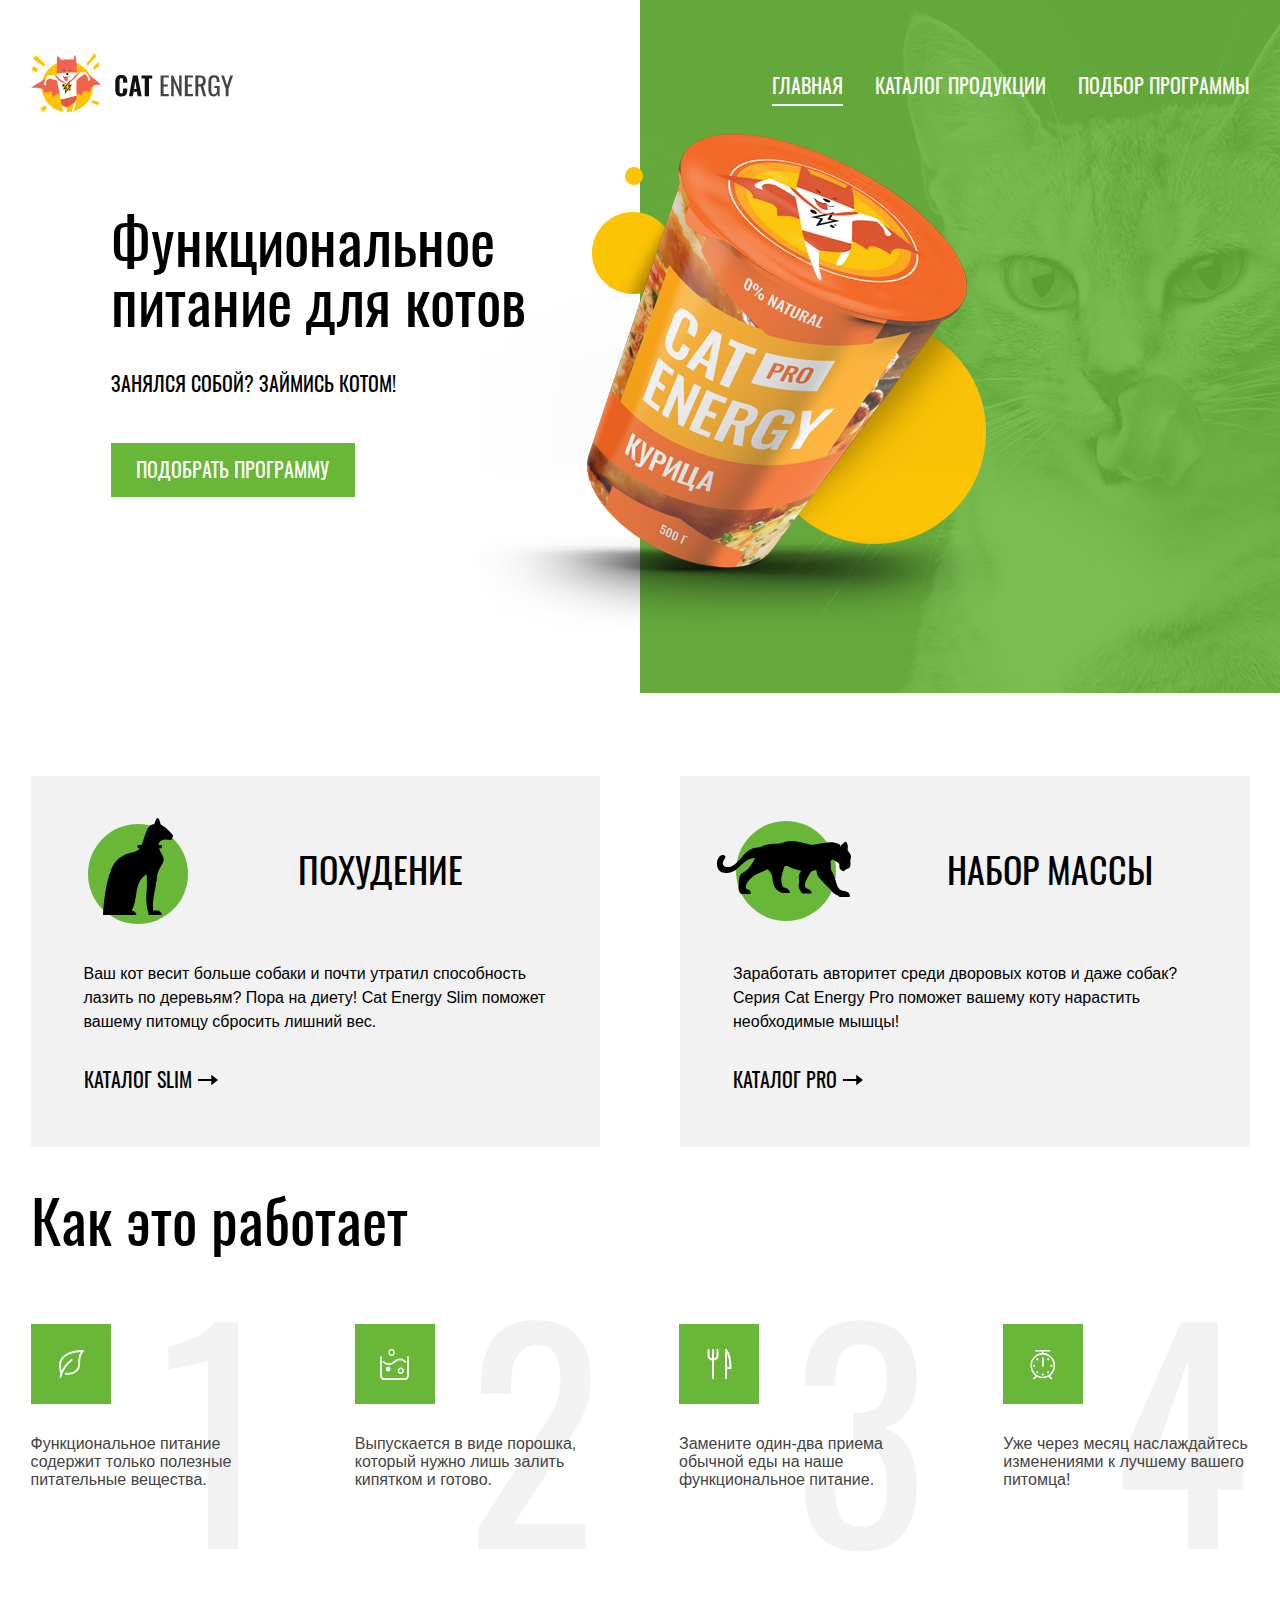
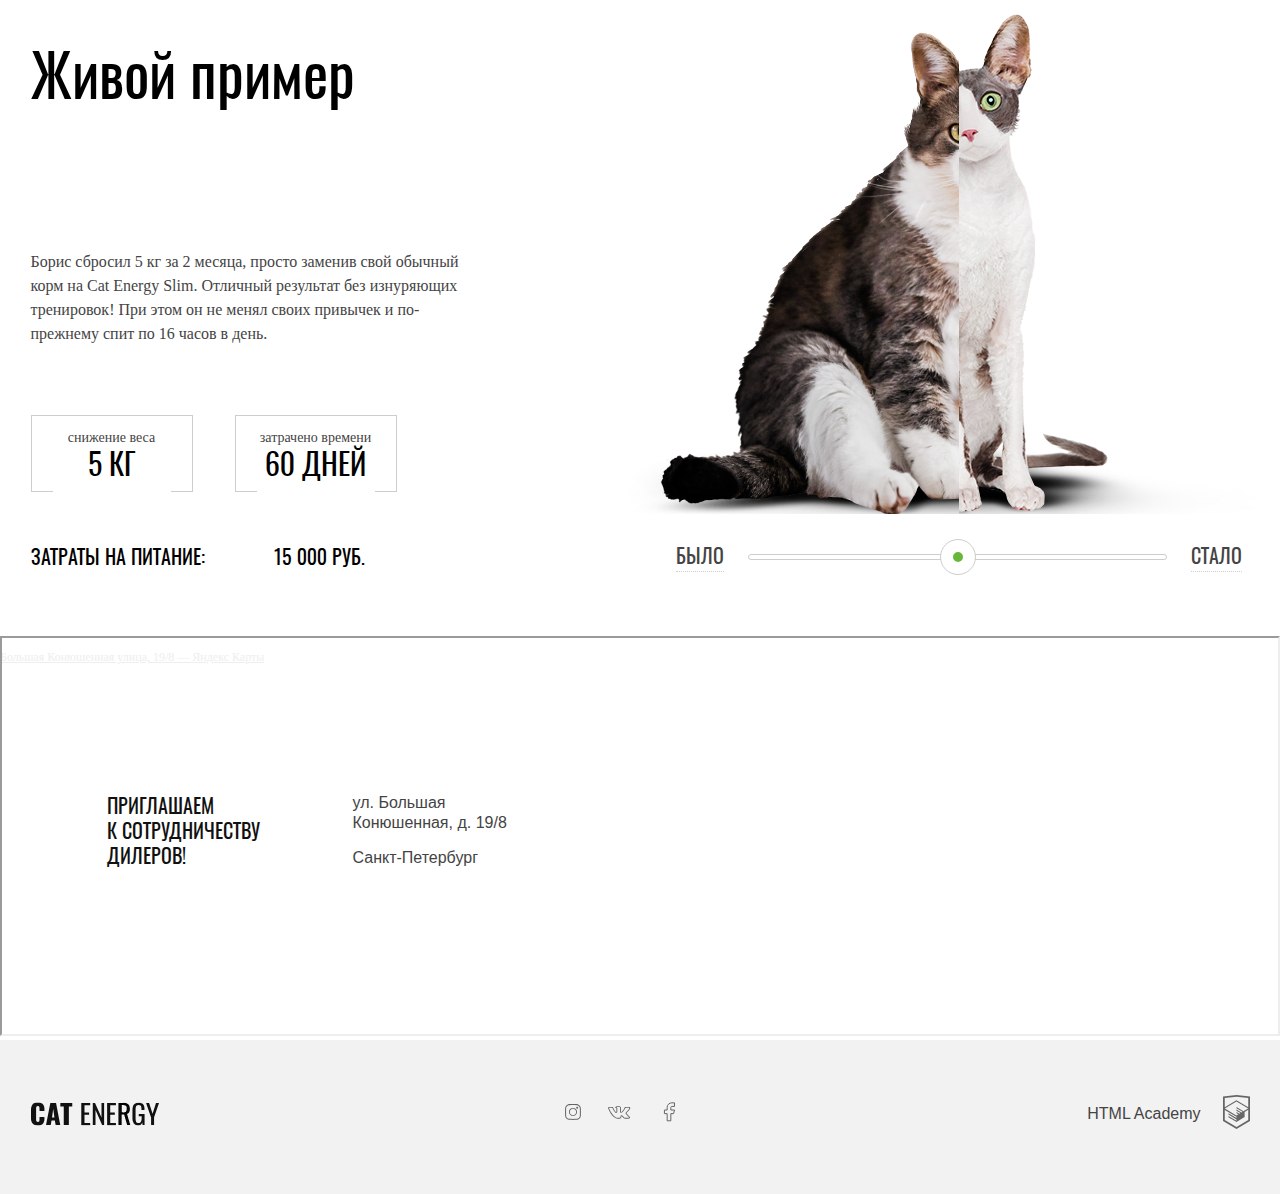
<file: index.html>
<!DOCTYPE html>
<html lang="ru">
    <head>
        <meta charset="UTF-8">
        <meta name="viewport" content="width=device-width, initial-scale=1.0">
        <title>CAT ENERGY HTML Academy</title>
        <link rel="stylesheet" href="source/css/style.css">
    </head>
    <body>
        <header class="page-header">
            <div class="page-header__container container">
                <div class="page-header__wrapper">
                    <a class="logo page-header__logo" href="index.html">
                        <img src="/source/image/logo-mobile.svg" class="logo-mobile" width="34" height="38" alt="Логотип CAT ENERGY">
                        <img src="/source/image/logo-tablet.svg" class="logo-tablet" width="174" height="52" alt="Логотип CAT ENERGY">
                        <img src="/source/image/logo-desktop.svg" class="logo-desktop" width="202" height="59" alt="Логотип CAT ENERGY">
                    </a>
                    <img class="page-header__logo-text" src="/source/image/logoText-mobile.svg" width="101" height="18" alt="Текстовый логотип CAT ENERGY">
                </div>
                <nav class="nav-menu page-header__nav-menu">
                    <button class="nav-menu__btn" type="button">
                        <span></span>
                        <span></span>
                        <span></span>
                    </button>
                    <ul class="nav-menu__list">
                        <li class="nav-menu__item">
                            <a class="nav-menu__link" href="/">главная</a>
                        </li>
                        <li class="nav-menu__item">
                            <a class="nav-menu__link" href="catalog.html">каталог продукции</a>
                        </li>
                        <li class="nav-menu__item">
                            <a class="nav-menu__link" href="form.html">подбор программы</a>
                        </li>
                    </ul>
                </nav>
            </div>
        </header>
        <main class="page-main">
            <section class="block-main">
                <div class="container">
                    <div class="block-main__content">
                        <h1 class="block-main__title">
                            Функциональное<br>
                            питание для котов
                        </h1>
                        <p class="block-main__subtitle">занялся собой? займись котом!</p>
                        <picture class="block-main__picture">
                            <source srcset="source/image/image-tablet.png" media="(min-width: 768px)">
                            <source srcset="source/image/image-desktop.png" media="(min-width: 1440px)">
                            <img src="source/image/image-mobile.png" alt="Изображение питания Cat Energy">
                        </picture>
                        <a class="btn block-main__btn" href="form.html">подобрать программу</a>
                    </div>
                </div>
            </section>
            <section class="block-advantages">
                <div class="container">
                    <div class="block-advantages__items">
                        <div class="item-advantage item-advantage_thin block-advantages__item">
                            <h3 class="item-advantage__title">похудение</h3>
                            <p class="item-advantage__description">
                                Ваш кот весит больше собаки и почти утратил способность лазить по деревьям? Пора на диету! Cat Energy Slim поможет вашему
                                питомцу сбросить лишний вес.
                            </p>
                            <hr>
                            <a class="item-advantage__btn" href="catalog.html">каталог slim</a>
                        </div>
                        <div class="item-advantage item-advantage_massive block-advantages__item">
                            <h3 class="item-advantage__title">набор массы</h3>
                            <p class="item-advantage__description">
                                Заработать авторитет среди дворовых котов и даже собак? Серия Cat Energy Pro поможет вашему коту нарастить необходимые мышцы!
                            </p>
                            <hr>
                            <a class="item-advantage__btn" href="catalog.html">каталог pro</a>
                        </div>
                    </div>
                </div>
            </section>
            <section class="block-quality">
                <div class="container">
                    <h2 class="block-quality__title">Как это работает</h2>
                    <div class="block-quality__items">
                        <div class="quality block-quality__item">
                            <div class="quality__icon">
                                <img src="source/image/icon_leaf.svg" alt="Иконка листочка">
                            </div>
                            <p class="quality__text">Функциональное питание содержит только полезные питательные вещества.</p>
                            <p class="quality__number">1</p>
                        </div>
                        <div class="quality block-quality__item">
                            <div class="quality__icon">
                                <img src="source/image/icon_tub.svg" alt="Иконка стакана">
                            </div>
                            <p class="quality__text">Выпускается в виде порошка, который нужно лишь залить кипятком и готово.</p>
                            <p class="quality__number">2</p>
                        </div>
                        <div class="quality block-quality__item">
                            <div class="quality__icon">
                                <img src="source/image/icon_eat.svg" alt="Иконка столовых приборов">
                            </div>
                            <p class="quality__text">Замените один-два приема обычной еды на наше функциональное питание.</p>
                            <p class="quality__number">3</p>
                        </div>
                        <div class="quality block-quality__item">
                            <div class="quality__icon">
                                <img src="source/image/icon_alarm.svg" alt="Иконка будильника">
                            </div>
                            <p class="quality__text">Уже через месяц наслаждайтесь изменениями к лучшему вашего питомца!</p>
                            <p class="quality__number">4</p>
                        </div>
                    </div>
                </div>
            </section>
            <section class="block-example">
                <div class="container block-example__container">
                    <div class="block-example__content">
                        <h2 class="block-example__title">Живой пример</h2>
                        <div class="block-example__info">
                            <p class="block-example__description">
                                Борис сбросил 5 кг за 2 месяца, просто заменив свой обычный корм на Cat Energy Slim. Отличный результат без изнуряющих тренировок! При
                                этом он не менял своих привычек и по-прежнему спит по 16 часов в день.
                            </p>
                            <div class="block-example__text">
                                <div class="block-example__items">
                                    <div class="item-result block-example__item">
                                        <dl class="item-result__info">
                                            <dt class="item-result__key">снижение веса</dt>
                                            <dd class="item-result__value">5 кг</dd>
                                        </dl>
                                    </div>
                                    <div class="item-result block-example__item">
                                        <dl class="item-result__info">
                                            <dt class="item-result__key">затрачено времени</dt>
                                            <dd class="item-result__value">60 дней</dd>
                                        </dl>
                                    </div>
                                </div>
                                <p class="block-example__subtitle">затраты на питание: <span>15 000 руб.</span></p>
                            </div>
                        </div>
                    </div>
                    <div class="slider block-example__slider">
                        <div class="slider__img">
                            <picture class="slider__img-before">
                                <source srcset="source/image/before-tablet.png" media="(min-width: 768px)">
                                <source srcset="source/image/before-desktop.png.png" media="(min-width: 1440px)">
                                <img src="source/image/before-mobile.png" alt="Картинка кота с лишним весом">
                            </picture>
                            <picture class="slider__img-after">
                                <source srcset="source/image/after-tablet.png" media="(min-width: 768px)">
                                <source srcset="source/image/after-desktop.png" media="(min-width: 1440px)">
                                <img src="source/image/after-mobile.png" alt="Картинка стройного кота">
                            </picture>
                        </div>
                        <div class="slider__control">
                            <button class="slider__button" id="button-before" type="button">было</button>
                            <input id="example-range" type="range" min="0" max="100">
                            <button class="slider__button" id="button-after" type="button">стало</button>
                        </div>
                    </div>
                </div>
            </section>
            <section class="block-contacts">
                <div class="container">
                    <div class="block-contacts__info">
                        <p class="block-contacts__offer">приглашаем<br>к сотрудничеству<br>дилеров!</p>
                        <address class="block-contacts__address">
                            <p>ул. Большая Конюшенная, д. 19/8</p>
                            <p>Санкт-Петербург</p>
                        </address>
                    </div>
                </div>
                <div class="map block-contact__map">
                    <a class="map__container" href="https://yandex.ru/maps/2/saint-petersburg/?utm_medium=mapframe&utm_source=maps"></a>
                    <a class="map__address" href="https://yandex.ru/maps/2/saint-petersburg/house/bolshaya_konyushennaya_ulitsa_19_8/Z0kYdQVjSUYAQFtjfXVyeXpgZQ==/?ll=30.323401%2C59.938886&source=constructorLink&um=constructor%3A5b885fee63917c380945b39d2ec2da786aa0f10f4264f6d9679bccddab1d488c&utm_medium=mapframe&utm_source=maps&z=14.53">Большая Конюшенная улица, 19/8 — Яндекс Карты</a>
                    <iframe class="map__widget" src="https://yandex.ru/map-widget/v1/?ll=30.323401%2C59.938886&mode=search&ol=geo&ouri=ymapsbm1%3A%2F%2Fgeo%3Fdata%3DCgg1NzM5NDE4NBJh0KDQvtGB0YHQuNGPLCDQodCw0L3QutGCLdCf0LXRgtC10YDQsdGD0YDQsywg0JHQvtC70YzRiNCw0Y8g0JrQvtC90Y7RiNC10L3QvdCw0Y8g0YPQu9C40YbQsCwgMTkvOCIKDZaV8kEVKcFvQg%2C%2C&source=constructorLink&um=constructor%3A5b885fee63917c380945b39d2ec2da786aa0f10f4264f6d9679bccddab1d488c&z=14.53" frameborder="1" allowfullscreen="true"></iframe>
                </div>
            </section>
        </main>
        <footer class="page-footer">
            <div class="container page-footer__content">
                <img src="source/image/logoText-mobile.svg" class="page-footer__logo-text" width="128" height="24" alt="Текстовый логотип CAT ENERGY">
                <ul class="page-footer__list-icon">
                    <li class="page-footer__item-icon">
                        <a href="#">
                            <svg class="social-icon" fill="none"  width="16" height="16" xmlns="http://www.w3.org/2000/svg" xmlns:xlink="http://www.w3.org/1999/xlink">
                                <rect width="16" height="16" fill="#FFFFFF" fill-opacity="0"/>
                                <g clip-path="url(#clip37_308)">
                                    <path d="M7.98438 0.0625C9.3177 0.0625 10.4062 0.078125 11.25 0.109375C11.9688 0.140625 12.6094 0.265625 13.1719 0.484375C13.7135 0.692627 14.1823 0.994873 14.5781 1.39062C14.974 1.78638 15.276 2.25513 15.4844 2.79688C15.7031 3.35938 15.8281 4 15.8594 4.71875C15.8906 5.5625 15.9062 6.65112 15.9062 7.98438C15.9062 9.31763 15.8906 10.4062 15.8594 11.25C15.8281 11.9688 15.7031 12.6094 15.4844 13.1719C15.276 13.7136 14.974 14.1824 14.5781 14.5781C14.1823 14.9739 13.7135 15.2761 13.1719 15.4844C12.6094 15.7031 11.9688 15.8281 11.25 15.8594C10.4062 15.8906 9.3177 15.9062 7.98438 15.9062C6.65105 15.9062 5.5625 15.8906 4.71875 15.8594C4 15.8281 3.35938 15.7031 2.79688 15.4844C2.2552 15.2761 1.78645 14.9739 1.39062 14.5781C0.994797 14.1824 0.692703 13.7136 0.484375 13.1719C0.265625 12.6094 0.140625 11.9688 0.109375 11.25C0.078125 10.4062 0.0625 9.31763 0.0625 7.98438C0.0625 6.65112 0.078125 5.5625 0.109375 4.71875C0.140625 4 0.265625 3.35938 0.484375 2.79688C0.692703 2.25513 0.994797 1.78638 1.39062 1.39062C1.78645 0.994873 2.2552 0.692627 2.79688 0.484375C3.35938 0.265625 4 0.140625 4.71875 0.109375C5.5625 0.078125 6.65105 0.0625 7.98438 0.0625ZM7.98438 1.09375C6.59895 1.09375 5.46875 1.10938 4.59375 1.14062C4.03125 1.16138 3.51042 1.2605 3.03125 1.4375C2.28125 1.75 1.75 2.28125 1.4375 3.03125C1.26042 3.5105 1.16145 4.03125 1.14062 4.59375C1.10938 5.46875 1.09375 6.59888 1.09375 7.98438C1.09375 9.36987 1.10938 10.5 1.14062 11.375C1.16145 11.9375 1.26042 12.4583 1.4375 12.9375C1.75 13.6875 2.28125 14.2188 3.03125 14.5312C3.51042 14.7083 4.03125 14.8074 4.59375 14.8281C5.46875 14.8594 6.59895 14.875 7.98438 14.875C9.3698 14.875 10.5 14.8594 11.375 14.8281C11.9375 14.8074 12.4583 14.7083 12.9375 14.5312C13.6875 14.2188 14.2188 13.6875 14.5312 12.9375C14.7083 12.4583 14.8073 11.9375 14.8281 11.375C14.8594 10.5 14.875 9.36987 14.875 7.98438C14.875 6.59888 14.8594 5.46875 14.8281 4.59375C14.8073 4.03125 14.7083 3.5105 14.5312 3.03125C14.2188 2.28125 13.6875 1.75 12.9375 1.4375C12.4583 1.2605 11.9375 1.16138 11.375 1.14062C10.5 1.10938 9.3698 1.09375 7.98438 1.09375ZM7.98438 11.1562C8.85938 11.1562 9.60677 10.8464 10.2266 10.2266C10.8464 9.60669 11.1562 8.85938 11.1562 7.98438C11.1562 7.10938 10.8464 6.36206 10.2266 5.74219C9.60677 5.12231 8.85938 4.8125 7.98438 4.8125C7.10938 4.8125 6.36198 5.12231 5.74219 5.74219C5.12239 6.36206 4.8125 7.10938 4.8125 7.98438C4.8125 8.85938 5.12239 9.60669 5.74219 10.2266C6.36198 10.8464 7.10938 11.1562 7.98438 11.1562ZM7.98438 3.92188C9.10938 3.92188 10.0677 4.31763 10.8594 5.10938C11.651 5.90112 12.0469 6.85938 12.0469 7.98438C12.0469 9.10938 11.651 10.0676 10.8594 10.8594C10.0677 11.6511 9.10938 12.0469 7.98438 12.0469C6.85938 12.0469 5.90105 11.6511 5.10938 10.8594C4.3177 10.0676 3.92188 9.10938 3.92188 7.98438C3.92188 6.85938 4.3177 5.90112 5.10938 5.10938C5.90105 4.31763 6.85938 3.92188 7.98438 3.92188ZM13.1719 3.76562C13.1719 4.02612 13.0781 4.24731 12.8906 4.42969C12.7031 4.61206 12.474 4.70312 12.2031 4.70312C11.9427 4.70312 11.7214 4.61206 11.5391 4.42969C11.3568 4.24731 11.2656 4.02612 11.2656 3.76562C11.2656 3.49487 11.3568 3.26562 11.5391 3.07812C11.7214 2.89062 11.9427 2.79688 12.2031 2.79688C12.4635 2.79688 12.6901 2.89331 12.8828 3.08594C13.0755 3.27856 13.1719 3.50513 13.1719 3.76562Z"/>
                                </g>
                            </svg>
                        </a>
                    </li>
                    <li class="page-footer__item-icon">
                        <a href="#">
                            <svg class="social-icon" fill="none" width="23" height="16"  xmlns="http://www.w3.org/2000/svg" xmlns:xlink="http://www.w3.org/1999/xlink">
                                <rect id="icon_vkontakte" width="23" height="16" fill="#FFFFFF" fill-opacity="0"/>
                                <g clip-path="url(#clip37_306)">
                                    <path d="M0.0700912 3.99268C0.0700912 3.37085 0.49321 3.0354 1.33945 2.98682L4.6004 3.00513C4.81925 3.00513 4.96516 3.09644 5.03811 3.2793C5.37368 4.19385 5.74938 4.9834 6.16521 5.64795C6.58103 6.31226 7.12453 7.07739 7.79568 7.94312C7.85404 8.05298 7.94888 8.10767 8.08019 8.10767C8.18233 8.10767 8.26257 8.06519 8.32093 7.97974L8.38659 7.77856L8.40848 4.6145C8.40848 4.39502 8.34647 4.24878 8.22245 4.17554C8.09843 4.10229 7.86864 4.04761 7.53306 4.01099C7.27043 3.97437 7.13911 3.84033 7.13911 3.60864C7.13911 3.55981 7.14641 3.52319 7.161 3.49878C7.4674 2.7063 8.34282 2.31006 9.78726 2.31006L11.0129 2.29175C11.5673 2.29175 12.0269 2.40747 12.3916 2.63916C12.7564 2.87085 12.9388 3.23682 12.9388 3.73657L12.9388 7.88818C13.0409 7.94922 13.1357 7.97974 13.2233 7.97974C13.4421 7.97974 13.6318 7.87012 13.7923 7.65063C15.3973 5.77295 16.2654 4.51685 16.3967 3.88281C16.3967 3.87085 16.4113 3.84033 16.4405 3.7915C16.5426 3.60864 16.7104 3.4502 16.9438 3.31592C17.1773 3.18188 17.3815 3.09033 17.5566 3.0415C17.615 3.01733 17.6806 3.00513 17.7536 3.00513L21.1459 3.00513L21.3647 3.02344C21.6565 3.02344 21.8827 3.13916 22.0432 3.37085C22.1015 3.44409 22.1416 3.52319 22.1635 3.60864C22.1854 3.69385 22.2 3.7793 22.2073 3.86475C22.2146 3.94995 22.2182 3.99878 22.2182 4.01099L22.2182 4.13892C22.1161 4.63892 21.8571 5.17236 21.4413 5.73926C21.0255 6.30615 20.4966 6.91895 19.8546 7.57739C19.2126 8.23584 18.8114 8.6687 18.6509 8.87598C18.5196 9.02222 18.4539 9.15625 18.4539 9.27832C18.4539 9.37573 18.5123 9.4856 18.629 9.60742L21.8243 12.9727C21.9994 13.168 22.0869 13.3811 22.0869 13.6128C22.0869 13.8933 21.9556 14.125 21.693 14.3079C21.4304 14.4907 21.1167 14.5945 20.7519 14.6189L20.3799 14.6372L17.0533 14.6372C17.0387 14.6372 17.0095 14.6401 16.9657 14.6462C16.9219 14.6523 16.8928 14.6553 16.8782 14.6553C16.5572 14.6553 16.2581 14.5396 15.9809 14.3079C15.8787 14.2104 15.193 13.491 13.9236 12.1497C13.8507 12.0645 13.7485 11.9851 13.6172 11.9119C13.5589 12.1072 13.4823 12.3875 13.3874 12.7532C13.2926 13.1191 13.2233 13.3811 13.1795 13.5398L13.1139 13.8506C12.968 14.2773 12.6616 14.5334 12.1947 14.6189L11.8883 14.6372L9.74349 14.6372C8.53249 14.6372 7.32514 14.1738 6.12144 13.2471C4.91773 12.3206 3.8344 11.1226 2.87144 9.65332C1.90848 8.18408 1.01117 6.47388 0.17952 4.52295C0.106567 4.3645 0.0700912 4.18774 0.0700912 3.99268ZM13.2233 8.72974C12.9169 8.72974 12.6397 8.65942 12.3916 8.51929C12.1436 8.37915 12.0196 8.18701 12.0196 7.94312L12.0196 3.73657C12.0196 3.49268 11.9466 3.31909 11.8007 3.21533C11.6548 3.11182 11.3995 3.05981 11.0347 3.05981L9.78726 3.09644C9.15988 3.09644 8.68569 3.18799 8.36471 3.37085C9.00668 3.62695 9.32767 4.0415 9.32767 4.6145L9.32767 7.8335C9.29848 8.13818 9.15259 8.39136 8.88995 8.59253C8.62733 8.7937 8.33553 8.89429 8.01453 8.89429C7.57683 8.89429 7.24125 8.71753 7.0078 8.36377C5.86976 6.92505 5.02351 5.55957 4.46908 4.26709L4.27211 3.7915L1.36134 3.77319C1.17166 3.77319 1.06588 3.78223 1.044 3.80054C1.02211 3.81885 1.01117 3.87085 1.01117 3.95605C1.01117 4.06592 1.02576 4.18164 1.05494 4.30347L1.51453 5.32788C2.74013 7.97363 4.0715 10.0586 5.50864 11.5828C6.94579 13.1069 8.35741 13.8689 9.74349 13.8689L11.932 13.8689C12.0196 13.8689 12.0852 13.8477 12.129 13.8049C12.1728 13.7622 12.2093 13.6799 12.2384 13.5581L12.2822 13.3752L12.698 11.7656C12.8148 11.5461 12.9169 11.3999 13.0044 11.3267C13.1649 11.1926 13.3546 11.1255 13.5735 11.1255C13.9236 11.1255 14.2811 11.3022 14.6459 11.656L16.5061 13.6311C16.6228 13.7898 16.7469 13.8689 16.8782 13.8689L20.4893 13.8689C20.927 13.8689 21.1459 13.7776 21.1459 13.5945C21.1459 13.5337 21.124 13.4727 21.0802 13.4116L17.9068 10.1013C17.6588 9.84521 17.5347 9.57104 17.5347 9.27832C17.5347 8.9856 17.6515 8.70532 17.8849 8.43701C18.0746 8.19312 18.443 7.7876 18.9901 7.2207C19.5373 6.65381 20.0151 6.12329 20.4236 5.62964C20.8322 5.13574 21.1021 4.68774 21.2334 4.2854L21.299 4.04761C21.2845 4.02319 21.2772 3.9834 21.2772 3.92871C21.2772 3.87378 21.2699 3.82812 21.2553 3.7915L17.8193 3.7915C17.6004 3.86475 17.4253 3.97437 17.294 4.12061L17.1627 4.46826C16.7979 5.30957 15.8423 6.60815 14.2957 8.36377C13.9893 8.60767 13.6318 8.72974 13.2233 8.72974Z"/>
                                </g>
                            </svg>
                        </a>
                    </li>
                    <li class="page-footer__item-icon">
                        <a href="#">
                            <svg class="social-icon--facebook"  width="22" height="22" viewBox="0 0 22 22" fill="none" xmlns="http://www.w3.org/2000/svg" xmlns:xlink="http://www.w3.org/1999/xlink">
                                <defs>
                                    <clipPath id="clip2403_2152">
                                        <rect width="22" height="22" fill="white" fill-opacity="0"/>
                                    </clipPath>
                                </defs>
                                <rect id="icon_facebook" width="22" height="22" fill="#FFFFFF" fill-opacity="0"/>
                                <g clip-path="url(#clip2403_2152)">
                                    <path class="facebook" d="M13.75 1.83C12.53 1.83 11.36 2.3 10.5 3.14C9.64 3.99 9.16 5.13 9.16 6.32L9.16 9.02L6.41 9.02L6.41 12.61L9.16 12.61L9.16 19.81L12.83 19.81L12.83 12.61L15.58 12.61L16.5 9.02L12.83 9.02L12.83 6.32C12.83 6.08 12.92 5.86 13.1 5.69C13.27 5.52 13.5 5.42 13.75 5.42L16.5 5.42L16.5 1.83L13.75 1.83Z"/>
                                </g>
                            </svg>
                        </a>
                    </li>
                </ul>
                <div class="page-footer__logo-academy">
                    <p>HTML Academy</p>
                    <a class="logo-academy-link" href="https://htmlacademy.ru" target="_blank">
                        <svg class="logo-htmlacademy" width="27" height="34" viewBox="0 0 27 34" fill="none" xmlns="http://www.w3.org/2000/svg" xmlns:xlink="http://www.w3.org/1999/xlink">
                            <defs>
                                <clipPath id="clip2403_1521">
                                    <rect width="27" height="34" fill="white" fill-opacity="0"/>
                                </clipPath>
                            </defs>
                            <rect width="27" height="34" fill="#FFFFFF" fill-opacity="0"/>
                            <g clip-path="url(#clip2403_1521)">
                                <path d="M13.6426 0.015625L13.5 0L0 1.40723L0 26.0127L13.5 34L27 26.0127L27 1.40723L13.6426 0.015625ZM25.2344 25.0151L13.5 31.957L1.76562 25.0151L1.76562 14.9292L13.4507 21.8452L13.4701 23.0986L5.45349 18.355L5.44299 19.5801L13.4894 24.3887L13.5088 25.6748L5.46411 20.9175L5.45349 22.1426L13.5 26.9512L21.6239 22.1182L21.6239 20.8931L21.6239 16.9092L25.2432 14.7593L25.2344 25.0151ZM25.2344 13.4521L22.0148 15.332L20.5326 16.207L13.4666 12.02L13.4559 13.2456L19.4957 16.8179L19.4429 16.8496L19.3126 16.9248L18.4536 17.4165L13.4666 14.4688L13.4559 15.6943L17.3921 18.0225L16.4591 18.6313L16.438 18.6436L13.4666 16.9019L13.4559 18.1274L15.403 19.2617L13.4155 20.4482L1.79724 13.5762L13.4348 6.61816L25.2344 13.4521ZM25.2344 12.2266L13.4402 5.31055L1.76562 12.2197L1.76562 2.98975L13.5 1.76465L25.2344 2.98975L25.2344 12.2266Z"/>
                            </g>
                        </svg>             
                    </a>
                </div>
            </div>
        </footer>
        <script src="source/js/main.js"></script>
        <script src="source/js/slidebar.js"></script>
    </body>
</html>
</file>
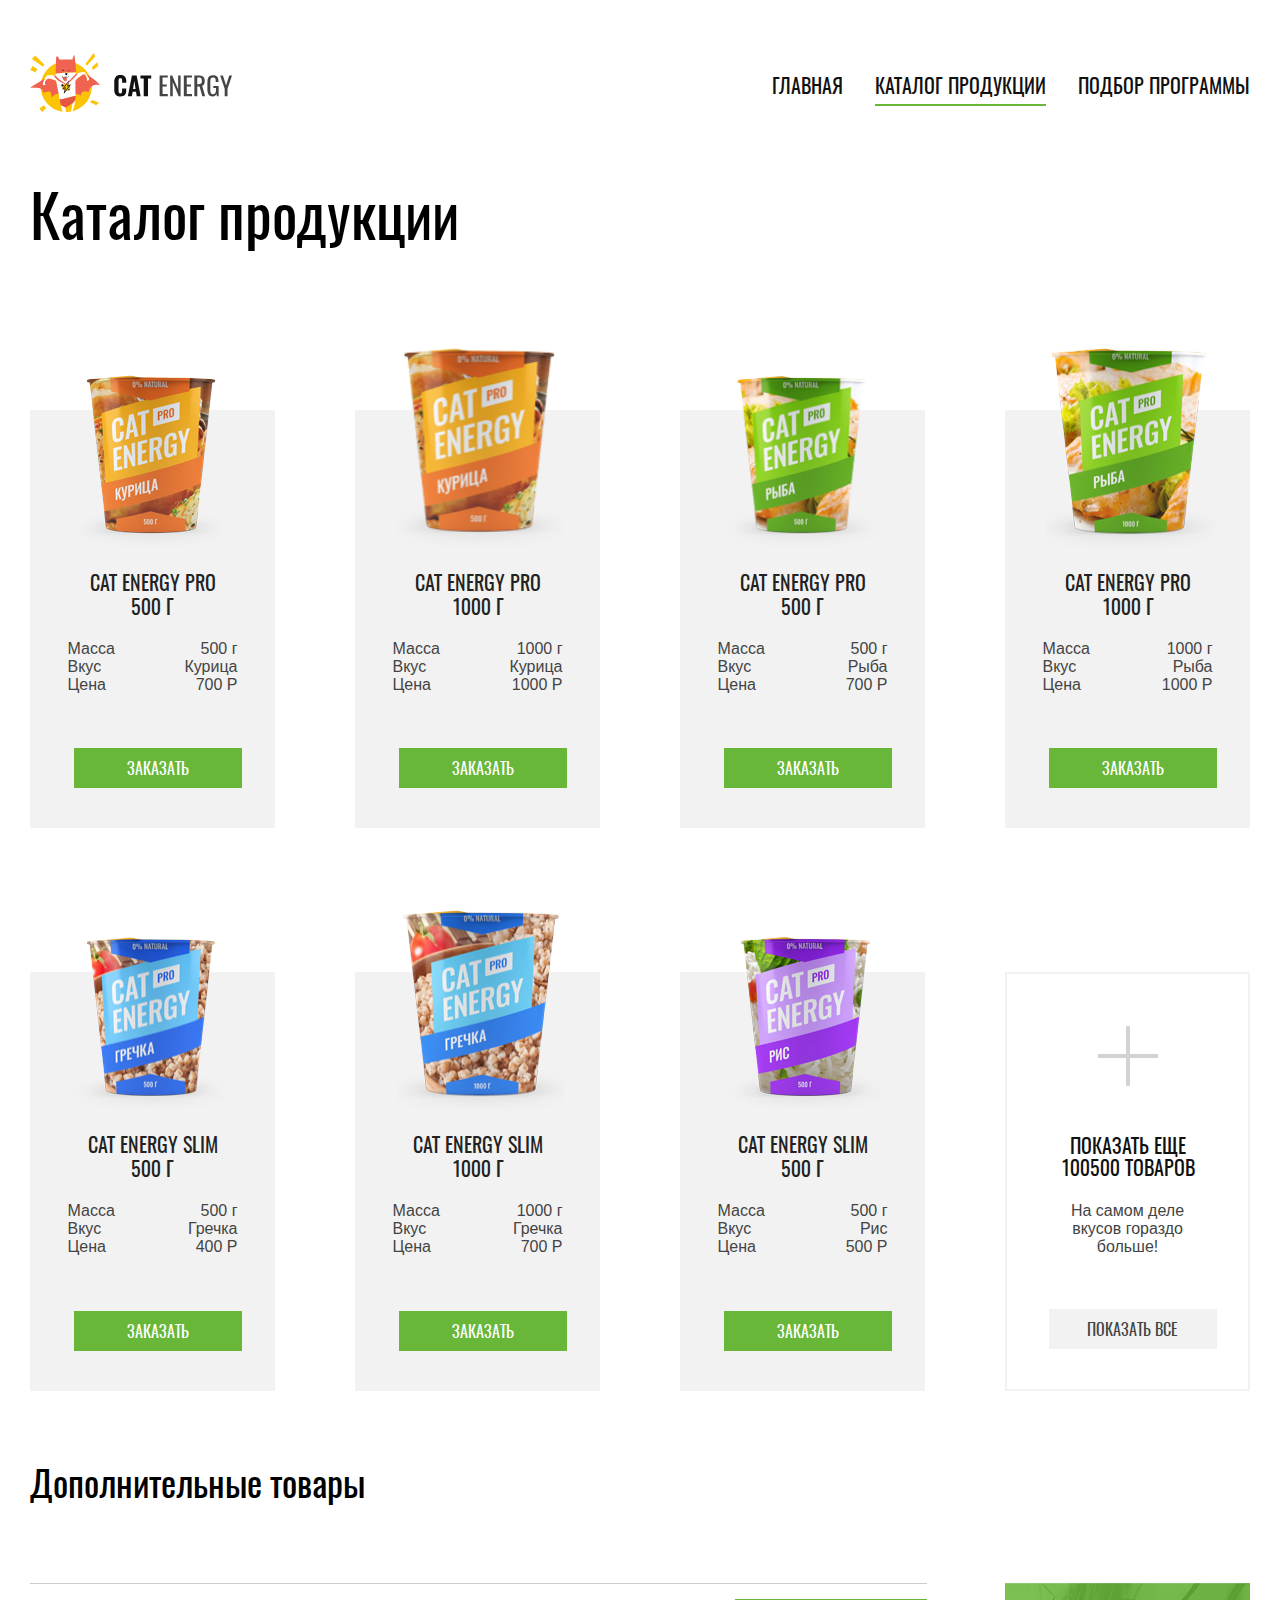
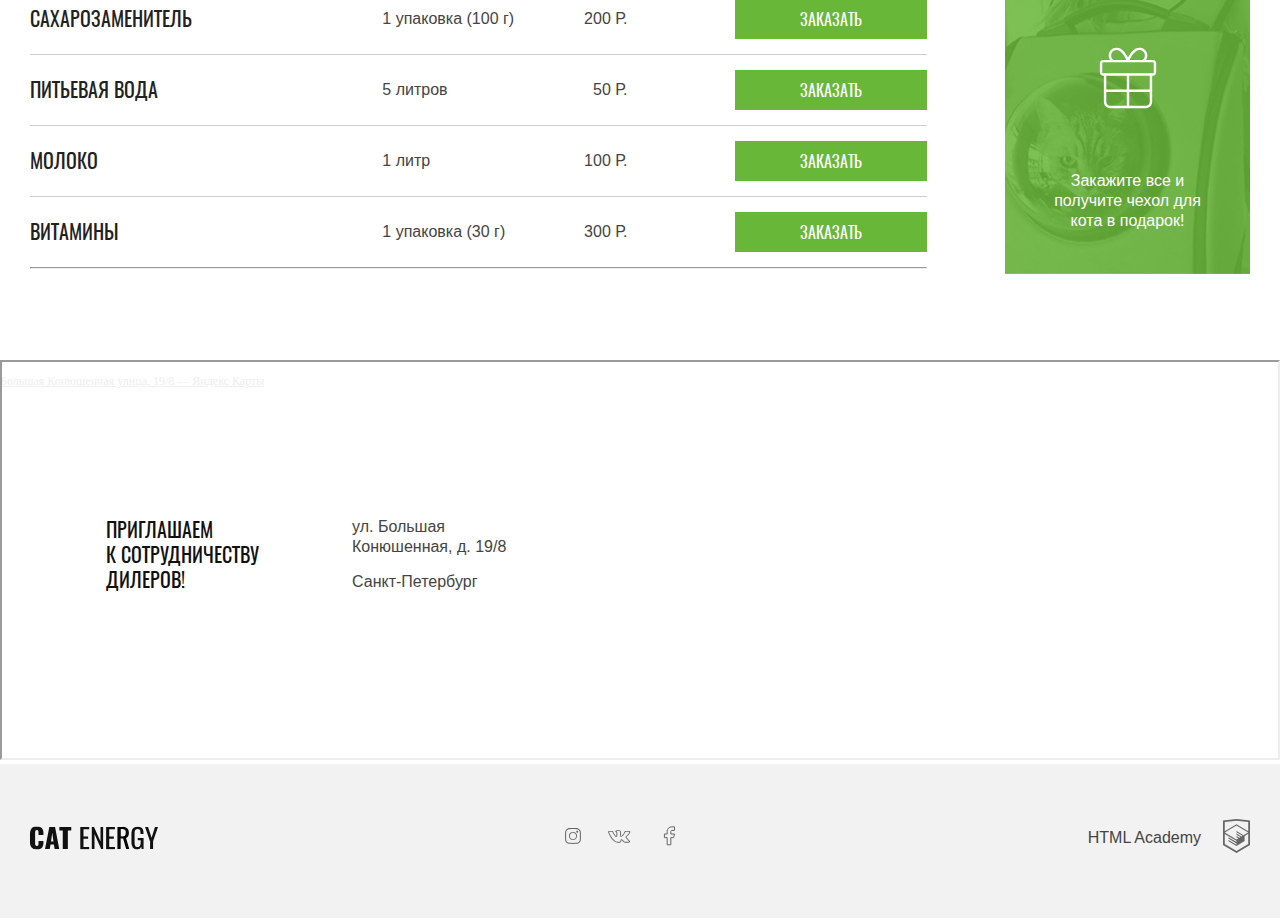
<file: catalog.html>
<!DOCTYPE html>
<html lang="ru">
    <head>
        <meta charset="UTF-8">
        <meta name="viewport" content="width=device-width, initial-scale=1.0">
        <title>CAT ENERGY HTML Academy</title>
        <link rel="stylesheet" href="source/css/catalog.css">
    </head>
    <body>
        <header class="page-header">
            <div class="page-header__container container">
                <div class="page-header__wrapper">
                    <a class="logo page-header__logo" href="index.html">
                        <img src="/source/image/logo-mobile.svg" class="logo-mobile" width="34" height="38" alt="Логотип CAT ENERGY">
                        <img src="/source/image/logo-tablet.svg" class="logo-tablet" width="174" height="52" alt="Логотип CAT ENERGY">
                        <img src="/source/image/logo-desktop.svg" class="logo-desktop" width="202" height="59" alt="Логотип CAT ENERGY">
                    </a>
                    <img class="page-header__logo-text" src="/source/image/logoText-mobile.svg" width="101" height="18" alt="Текстовый логотип CAT ENERGY">
                </div>
                <nav class="nav-menu page-header__nav-menu">
                    <button class="nav-menu__btn" type="button">
                        <span></span>
                        <span></span>
                        <span></span>
                    </button>
                    <ul class="nav-menu__list">
                        <li class="nav-menu__item">
                            <a class="nav-menu__link" href="index.html">главная</a>
                        </li>
                        <li class="nav-menu__item">
                            <a class="nav-menu__link" href="/">каталог продукции</a>
                        </li>
                        <li class="nav-menu__item">
                            <a class="nav-menu__link" href="form.html">подбор программы</a>
                        </li>
                    </ul>
                </nav>
            </div>
        </header>
        <main>
            <section class="block-products">
                <div class="container">
                    <h2 class="block-products__title">Каталог продукции</h2>
                    <div class="block-products__cards-production">
                        <div class="card-production block-products__card-production">
                            <div class="card-production__info">
                                <picture class="card-production__img">
                                    <source srcset="source/image/catalog/product1.svg"  width="161" height="172" media="(min-width: 768px)">
                                    <img src="source/image/catalog/product1.svg" width="68" height="86" alt="cat energy">
                                </picture>
                                <div class="card-production__description">
                                    <h3 class="card-production__name">Cat Energy PRO 500 Г</h3>
                                    <dl class="card-production__characteristics">
                                        <dt class="card-production__options">Масса</dt>
                                        <dd class="card-production__value">500 г</dd>
                                    </dl>
                                    <dl class="card-production__characteristics">
                                        <dt class="card-production__options">Вкус</dt>
                                        <dd class="card-production__value">Курица</dd>
                                    </dl>
                                    <dl class="card-production__characteristics">
                                        <dt class="card-production__options">Цена</dt>
                                        <dd class="card-production__value">700 Р</dd>
                                    </dl>
                                </div>
                            </div>
                            <button class="btn card-production__btn">заказать</button>
                        </div>
                        <div class="card-production block-products__card-production">
                            <div class="card-production__info">
                                <picture class="card-production__img card-production__img--big">
                                    <source srcset="source/image/catalog/product1.svg"  width="168" height="200" media="(min-width: 768px)">
                                    <img src="source/image/catalog/product-big1.svg" width="84" height="101" alt="cat energy">
                                </picture>
                                <div class="card-production__description">
                                    <h3 class="card-production__name">Cat Energy PRO 1000 Г</h3>
                                    <dl class="card-production__characteristics">
                                        <dt class="card-production__options">Масса</dt>
                                        <dd class="card-production__value">1000 г</dd>
                                    </dl>
                                    <dl class="card-production__characteristics">
                                        <dt class="card-production__options">Вкус</dt>
                                        <dd class="card-production__value">Курица</dd>
                                    </dl>
                                    <dl class="card-production__characteristics">
                                        <dt class="card-production__options">Цена</dt>
                                        <dd class="card-production__value">1000 Р</dd>
                                    </dl>
                                </div>
                            </div>
                            <button class="btn card-production__btn">заказать</button>
                        </div>
                        <div class="card-production block-products__card-production">
                            <div class="card-production__info">
                                <picture class="card-production__img">
                                    <source srcset="source/image/catalog/product2.svg"  width="161" height="172" media="(min-width: 768px)">
                                    <img src="source/image/catalog/product2.svg" width="68" height="86" alt="cat energy">
                                </picture>
                                <div class="card-production__description">
                                    <h3 class="card-production__name">Cat Energy PRO 500 Г</h3>
                                    <dl class="card-production__characteristics">
                                        <dt class="card-production__options">Масса</dt>
                                        <dd class="card-production__value">500 г</dd>
                                    </dl>
                                    <dl class="card-production__characteristics">
                                        <dt class="card-production__options">Вкус</dt>
                                        <dd class="card-production__value">Рыба</dd>
                                    </dl>
                                    <dl class="card-production__characteristics">
                                        <dt class="card-production__options">Цена</dt>
                                        <dd class="card-production__value">700 Р</dd>
                                    </dl>
                                </div>
                            </div>
                            <button class="btn card-production__btn">заказать</button>
                        </div>
                        <div class="card-production block-products__card-production">
                            <div class="card-production__info">
                                <picture class="card-production__img card-production__img--big">
                                    <source srcset="source/image/catalog/product-big2.svg"  width="168" height="200" media="(min-width: 768px)">
                                    <img src="source/image/catalog/product-big2.svg" width="84" height="101" alt="cat energy">
                                </picture>
                                <div class="card-production__description">
                                    <h3 class="card-production__name">Cat Energy PRO 1000 Г</h3>
                                    <dl class="card-production__characteristics">
                                        <dt class="card-production__options">Масса</dt>
                                        <dd class="card-production__value">1000 г</dd>
                                    </dl>
                                    <dl class="card-production__characteristics">
                                        <dt class="card-production__options">Вкус</dt>
                                        <dd class="card-production__value">Рыба</dd>
                                    </dl>
                                    <dl class="card-production__characteristics">
                                        <dt class="card-production__options">Цена</dt>
                                        <dd class="card-production__value">1000 Р</dd>
                                    </dl>
                                </div>
                            </div>             
                            <button class="btn card-production__btn">заказать</button>
                        </div>
                        <div class="card-production block-products__card-production">
                            <div class="card-production__info">
                                <picture class="card-production__img">
                                    <source srcset="source/image/catalog/product3.svg"  width="161" height="172" media="(min-width: 768px)">
                                    <img src="source/image/catalog/product3.svg" width="68" height="86" alt="cat energy">
                                </picture>
                                <div class="card-production__description">
                                    <h3 class="card-production__name">Cat Energy SLIM 500 Г</h3>
                                    <dl class="card-production__characteristics">
                                        <dt class="card-production__options">Масса</dt>
                                        <dd class="card-production__value">500 г</dd>
                                    </dl>
                                    <dl class="card-production__characteristics">
                                        <dt class="card-production__options">Вкус</dt>
                                        <dd class="card-production__value">Гречка</dd>
                                    </dl>
                                    <dl class="card-production__characteristics">
                                        <dt class="card-production__options">Цена</dt>
                                        <dd class="card-production__value">400 Р</dd>
                                    </dl>
                                </div>
                            </div>
                            <button class="btn card-production__btn">заказать</button>
                        </div>
                        <div class="card-production block-products__card-production">
                            <div class="card-production__info">
                                <picture class="card-production__img card-production__img--big">
                                    <source srcset="source/image/catalog/product-big3.svg"  width="168" height="200" media="(min-width: 768px)">
                                    <img src="source/image/catalog/product-big3.svg" width="84" height="100" alt="cat energy">
                                </picture>
                                <div class="card-production__description">
                                    <h3 class="card-production__name">Cat Energy SLIM 1000 Г</h3>
                                    <dl class="card-production__characteristics">
                                        <dt class="card-production__options">Масса</dt>
                                        <dd class="card-production__value">1000 г</dd>
                                    </dl>
                                    <dl class="card-production__characteristics">
                                        <dt class="card-production__options">Вкус</dt>
                                        <dd class="card-production__value">Гречка</dd>
                                    </dl>
                                    <dl class="card-production__characteristics">
                                        <dt class="card-production__options">Цена</dt>
                                        <dd class="card-production__value">700 Р</dd>
                                    </dl>
                                </div>
                            </div>
                            <button class="btn card-production__btn">заказать</button>
                        </div>
                        <div class="card-production block-products__card-production">
                            <div class="card-production__info">
                                <picture class="card-production__img card-production__img--big">
                                    <source srcset="source/image/catalog/product4.svg"  width="168" height="200" media="(min-width: 768px)">
                                    <img src="source/image/catalog/product4.svg" width="84" height="100" alt="cat energy">
                                </picture>
                                <div class="card-production__description">
                                    <h3 class="card-production__name">Cat Energy SLIM 500 Г</h3>
                                    <dl class="card-production__characteristics">
                                        <dt class="card-production__options">Масса</dt>
                                        <dd class="card-production__value">500 г</dd>
                                    </dl>
                                    <dl class="card-production__characteristics">
                                        <dt class="card-production__options">Вкус</dt>
                                        <dd class="card-production__value">Рис</dd>
                                    </dl>
                                    <dl class="card-production__characteristics">
                                        <dt class="card-production__options">Цена</dt>
                                        <dd class="card-production__value">500 Р</dd>
                                    </dl>
                                </div>
                            </div>
                            <button class="btn card-production__btn">заказать</button>
                        </div>
                        <div class="card-production card-production--more block-products__card-production">
                            <picture class="card-production--more__icon-plus">
                                <source srcset="source/image/catalog/icon-plus.svg"  width="60" height="60" media="(min-width: 768px)">
                                <img src="source/image/catalog/icon-plus.svg" width="30" height="30" alt="иконка плюс">
                            </picture>
                            <div class="card-production--more__info">
                                <p class="card-production--more__text-title">Показать еще 100500 товаров</p>
                                <p class="card-production--more__text">На самом деле вкусов гораздо больше!</p>
                            </div>
                            <button class="btn card-production__btn">показать все</button>
                        </div>
                    </div>
                </div>
            </section>
            <section class="block-goods">
                    <div class="container">
                        <h2 class="block-goods__title">Дополнительные товары</h2>
                        <div class="block-goods__content">
                            <div class="block-goods__columns-good">
                                <hr class="block-goods__line">
                                <div class="item-good block-goods__item-good">
                                    <h3 class="item-good__title">сахарозаменитель</h3>
                                    <dl class="item-good__characteristics">
                                        <dt class="item-good__options">1 упаковка (100 г)</dt>
                                        <dd class="item-good__value">200 Р.</dd>
                                    </dl>
                                    <button class="btn item-good__btn">заказать</button>
                                </div>
                                <hr class="block-goods__line">
                                <div class="item-good block-goods__item-good">
                                    <h3 class="item-good__title">питьевая вода</h3>
                                    <dl class="item-good__characteristics">
                                        <dt class="item-good__options">5 литров</dt>
                                        <dd class="item-good__value">50 Р.</dd>
                                    </dl>
                                    <button class="btn item-good__btn">заказать</button>
                                </div>
                                <hr class="block-goods__line">
                                <div class="item-good block-goods__item-good">
                                    <h3 class="item-good__title">молоко</h3>
                                    <dl class="item-good__characteristics">
                                        <dt class="item-good__options">1 литр</dt>
                                        <dd class="item-good__value">100 Р.</dd>
                                    </dl>
                                    <button class="btn item-good__btn">заказать</button>
                                </div>
                                <hr class="block-goods__line">
                                <div class="item-good block-goods__item-good">
                                    <h3 class="item-good__title">витамины</h3>
                                    <dl class="item-good__characteristics">
                                        <dt class="item-good__options">1 упаковка (30 г)</dt>
                                        <dd class="item-good__value">300 Р.</dd>
                                    </dl>
                                    <button class="btn item-good__btn">заказать</button>
                                </div>
                                <hr class="block-goods__line">
                            </div>
                            <div class="promo block-goods__promo">
                                <img class="promo__icon" src="source/image/catalog/icon_gift.svg" alt="Картинка промоакции CAT ENERGY">
                                <p class="promo__text">Закажите все и получите чехол для кота в подарок!</p>
                            </div>
                        </div>
                    </div>
            </section>
            <section class="block-contacts">
                <div class="container">
                    <h2 class="block-contacts__title">Контактные данные CAT ENERGY</h2>
                    <div class="block-contacts__info">
                        <p class="block-contacts__offer">приглашаем<br>к сотрудничеству<br>дилеров!</p>
                        <address class="block-contacts__address">
                            <p>ул. Большая Конюшенная, д. 19/8</p>
                            <p>Санкт-Петербург</p>
                        </address>
                    </div>
                </div>
                <div class="map block-contact__map">
                    <a class="map__container" href="https://yandex.ru/maps/2/saint-petersburg/?utm_medium=mapframe&utm_source=maps"></a>
                    <a class="map__address" href="https://yandex.ru/maps/2/saint-petersburg/house/bolshaya_konyushennaya_ulitsa_19_8/Z0kYdQVjSUYAQFtjfXVyeXpgZQ==/?ll=30.323401%2C59.938886&source=constructorLink&um=constructor%3A5b885fee63917c380945b39d2ec2da786aa0f10f4264f6d9679bccddab1d488c&utm_medium=mapframe&utm_source=maps&z=14.53">Большая Конюшенная улица, 19/8 — Яндекс Карты</a>
                    <iframe class="map__widget" src="https://yandex.ru/map-widget/v1/?ll=30.323401%2C59.938886&mode=search&ol=geo&ouri=ymapsbm1%3A%2F%2Fgeo%3Fdata%3DCgg1NzM5NDE4NBJh0KDQvtGB0YHQuNGPLCDQodCw0L3QutGCLdCf0LXRgtC10YDQsdGD0YDQsywg0JHQvtC70YzRiNCw0Y8g0JrQvtC90Y7RiNC10L3QvdCw0Y8g0YPQu9C40YbQsCwgMTkvOCIKDZaV8kEVKcFvQg%2C%2C&source=constructorLink&um=constructor%3A5b885fee63917c380945b39d2ec2da786aa0f10f4264f6d9679bccddab1d488c&z=14.53" frameborder="1" allowfullscreen="true"></iframe>
                </div>
            </section>
        </main>
        <footer class="page-footer">
            <div class="container page-footer__content">
                <img src="source/image/logoText-mobile.svg" class="page-footer__logo-text" width="128" height="24" alt="Текстовый логотип CAT ENERGY">
                <ul class="page-footer__list-icon">
                    <li class="page-footer__item-icon">
                        <a href="#">
                            <svg class="social-icon" fill="none"  width="16" height="16" xmlns="http://www.w3.org/2000/svg" xmlns:xlink="http://www.w3.org/1999/xlink">
                                <rect width="16" height="16" fill="#FFFFFF" fill-opacity="0"/>
                                <g clip-path="url(#clip37_308)">
                                    <path d="M7.98438 0.0625C9.3177 0.0625 10.4062 0.078125 11.25 0.109375C11.9688 0.140625 12.6094 0.265625 13.1719 0.484375C13.7135 0.692627 14.1823 0.994873 14.5781 1.39062C14.974 1.78638 15.276 2.25513 15.4844 2.79688C15.7031 3.35938 15.8281 4 15.8594 4.71875C15.8906 5.5625 15.9062 6.65112 15.9062 7.98438C15.9062 9.31763 15.8906 10.4062 15.8594 11.25C15.8281 11.9688 15.7031 12.6094 15.4844 13.1719C15.276 13.7136 14.974 14.1824 14.5781 14.5781C14.1823 14.9739 13.7135 15.2761 13.1719 15.4844C12.6094 15.7031 11.9688 15.8281 11.25 15.8594C10.4062 15.8906 9.3177 15.9062 7.98438 15.9062C6.65105 15.9062 5.5625 15.8906 4.71875 15.8594C4 15.8281 3.35938 15.7031 2.79688 15.4844C2.2552 15.2761 1.78645 14.9739 1.39062 14.5781C0.994797 14.1824 0.692703 13.7136 0.484375 13.1719C0.265625 12.6094 0.140625 11.9688 0.109375 11.25C0.078125 10.4062 0.0625 9.31763 0.0625 7.98438C0.0625 6.65112 0.078125 5.5625 0.109375 4.71875C0.140625 4 0.265625 3.35938 0.484375 2.79688C0.692703 2.25513 0.994797 1.78638 1.39062 1.39062C1.78645 0.994873 2.2552 0.692627 2.79688 0.484375C3.35938 0.265625 4 0.140625 4.71875 0.109375C5.5625 0.078125 6.65105 0.0625 7.98438 0.0625ZM7.98438 1.09375C6.59895 1.09375 5.46875 1.10938 4.59375 1.14062C4.03125 1.16138 3.51042 1.2605 3.03125 1.4375C2.28125 1.75 1.75 2.28125 1.4375 3.03125C1.26042 3.5105 1.16145 4.03125 1.14062 4.59375C1.10938 5.46875 1.09375 6.59888 1.09375 7.98438C1.09375 9.36987 1.10938 10.5 1.14062 11.375C1.16145 11.9375 1.26042 12.4583 1.4375 12.9375C1.75 13.6875 2.28125 14.2188 3.03125 14.5312C3.51042 14.7083 4.03125 14.8074 4.59375 14.8281C5.46875 14.8594 6.59895 14.875 7.98438 14.875C9.3698 14.875 10.5 14.8594 11.375 14.8281C11.9375 14.8074 12.4583 14.7083 12.9375 14.5312C13.6875 14.2188 14.2188 13.6875 14.5312 12.9375C14.7083 12.4583 14.8073 11.9375 14.8281 11.375C14.8594 10.5 14.875 9.36987 14.875 7.98438C14.875 6.59888 14.8594 5.46875 14.8281 4.59375C14.8073 4.03125 14.7083 3.5105 14.5312 3.03125C14.2188 2.28125 13.6875 1.75 12.9375 1.4375C12.4583 1.2605 11.9375 1.16138 11.375 1.14062C10.5 1.10938 9.3698 1.09375 7.98438 1.09375ZM7.98438 11.1562C8.85938 11.1562 9.60677 10.8464 10.2266 10.2266C10.8464 9.60669 11.1562 8.85938 11.1562 7.98438C11.1562 7.10938 10.8464 6.36206 10.2266 5.74219C9.60677 5.12231 8.85938 4.8125 7.98438 4.8125C7.10938 4.8125 6.36198 5.12231 5.74219 5.74219C5.12239 6.36206 4.8125 7.10938 4.8125 7.98438C4.8125 8.85938 5.12239 9.60669 5.74219 10.2266C6.36198 10.8464 7.10938 11.1562 7.98438 11.1562ZM7.98438 3.92188C9.10938 3.92188 10.0677 4.31763 10.8594 5.10938C11.651 5.90112 12.0469 6.85938 12.0469 7.98438C12.0469 9.10938 11.651 10.0676 10.8594 10.8594C10.0677 11.6511 9.10938 12.0469 7.98438 12.0469C6.85938 12.0469 5.90105 11.6511 5.10938 10.8594C4.3177 10.0676 3.92188 9.10938 3.92188 7.98438C3.92188 6.85938 4.3177 5.90112 5.10938 5.10938C5.90105 4.31763 6.85938 3.92188 7.98438 3.92188ZM13.1719 3.76562C13.1719 4.02612 13.0781 4.24731 12.8906 4.42969C12.7031 4.61206 12.474 4.70312 12.2031 4.70312C11.9427 4.70312 11.7214 4.61206 11.5391 4.42969C11.3568 4.24731 11.2656 4.02612 11.2656 3.76562C11.2656 3.49487 11.3568 3.26562 11.5391 3.07812C11.7214 2.89062 11.9427 2.79688 12.2031 2.79688C12.4635 2.79688 12.6901 2.89331 12.8828 3.08594C13.0755 3.27856 13.1719 3.50513 13.1719 3.76562Z"/>
                                </g>
                            </svg>
                        </a>
                    </li>
                    <li class="page-footer__item-icon">
                        <a href="#">
                            <svg class="social-icon" fill="none" width="23" height="16"  xmlns="http://www.w3.org/2000/svg" xmlns:xlink="http://www.w3.org/1999/xlink">
                                <rect id="icon_vkontakte" width="23" height="16" fill="#FFFFFF" fill-opacity="0"/>
                                <g clip-path="url(#clip37_306)">
                                    <path d="M0.0700912 3.99268C0.0700912 3.37085 0.49321 3.0354 1.33945 2.98682L4.6004 3.00513C4.81925 3.00513 4.96516 3.09644 5.03811 3.2793C5.37368 4.19385 5.74938 4.9834 6.16521 5.64795C6.58103 6.31226 7.12453 7.07739 7.79568 7.94312C7.85404 8.05298 7.94888 8.10767 8.08019 8.10767C8.18233 8.10767 8.26257 8.06519 8.32093 7.97974L8.38659 7.77856L8.40848 4.6145C8.40848 4.39502 8.34647 4.24878 8.22245 4.17554C8.09843 4.10229 7.86864 4.04761 7.53306 4.01099C7.27043 3.97437 7.13911 3.84033 7.13911 3.60864C7.13911 3.55981 7.14641 3.52319 7.161 3.49878C7.4674 2.7063 8.34282 2.31006 9.78726 2.31006L11.0129 2.29175C11.5673 2.29175 12.0269 2.40747 12.3916 2.63916C12.7564 2.87085 12.9388 3.23682 12.9388 3.73657L12.9388 7.88818C13.0409 7.94922 13.1357 7.97974 13.2233 7.97974C13.4421 7.97974 13.6318 7.87012 13.7923 7.65063C15.3973 5.77295 16.2654 4.51685 16.3967 3.88281C16.3967 3.87085 16.4113 3.84033 16.4405 3.7915C16.5426 3.60864 16.7104 3.4502 16.9438 3.31592C17.1773 3.18188 17.3815 3.09033 17.5566 3.0415C17.615 3.01733 17.6806 3.00513 17.7536 3.00513L21.1459 3.00513L21.3647 3.02344C21.6565 3.02344 21.8827 3.13916 22.0432 3.37085C22.1015 3.44409 22.1416 3.52319 22.1635 3.60864C22.1854 3.69385 22.2 3.7793 22.2073 3.86475C22.2146 3.94995 22.2182 3.99878 22.2182 4.01099L22.2182 4.13892C22.1161 4.63892 21.8571 5.17236 21.4413 5.73926C21.0255 6.30615 20.4966 6.91895 19.8546 7.57739C19.2126 8.23584 18.8114 8.6687 18.6509 8.87598C18.5196 9.02222 18.4539 9.15625 18.4539 9.27832C18.4539 9.37573 18.5123 9.4856 18.629 9.60742L21.8243 12.9727C21.9994 13.168 22.0869 13.3811 22.0869 13.6128C22.0869 13.8933 21.9556 14.125 21.693 14.3079C21.4304 14.4907 21.1167 14.5945 20.7519 14.6189L20.3799 14.6372L17.0533 14.6372C17.0387 14.6372 17.0095 14.6401 16.9657 14.6462C16.9219 14.6523 16.8928 14.6553 16.8782 14.6553C16.5572 14.6553 16.2581 14.5396 15.9809 14.3079C15.8787 14.2104 15.193 13.491 13.9236 12.1497C13.8507 12.0645 13.7485 11.9851 13.6172 11.9119C13.5589 12.1072 13.4823 12.3875 13.3874 12.7532C13.2926 13.1191 13.2233 13.3811 13.1795 13.5398L13.1139 13.8506C12.968 14.2773 12.6616 14.5334 12.1947 14.6189L11.8883 14.6372L9.74349 14.6372C8.53249 14.6372 7.32514 14.1738 6.12144 13.2471C4.91773 12.3206 3.8344 11.1226 2.87144 9.65332C1.90848 8.18408 1.01117 6.47388 0.17952 4.52295C0.106567 4.3645 0.0700912 4.18774 0.0700912 3.99268ZM13.2233 8.72974C12.9169 8.72974 12.6397 8.65942 12.3916 8.51929C12.1436 8.37915 12.0196 8.18701 12.0196 7.94312L12.0196 3.73657C12.0196 3.49268 11.9466 3.31909 11.8007 3.21533C11.6548 3.11182 11.3995 3.05981 11.0347 3.05981L9.78726 3.09644C9.15988 3.09644 8.68569 3.18799 8.36471 3.37085C9.00668 3.62695 9.32767 4.0415 9.32767 4.6145L9.32767 7.8335C9.29848 8.13818 9.15259 8.39136 8.88995 8.59253C8.62733 8.7937 8.33553 8.89429 8.01453 8.89429C7.57683 8.89429 7.24125 8.71753 7.0078 8.36377C5.86976 6.92505 5.02351 5.55957 4.46908 4.26709L4.27211 3.7915L1.36134 3.77319C1.17166 3.77319 1.06588 3.78223 1.044 3.80054C1.02211 3.81885 1.01117 3.87085 1.01117 3.95605C1.01117 4.06592 1.02576 4.18164 1.05494 4.30347L1.51453 5.32788C2.74013 7.97363 4.0715 10.0586 5.50864 11.5828C6.94579 13.1069 8.35741 13.8689 9.74349 13.8689L11.932 13.8689C12.0196 13.8689 12.0852 13.8477 12.129 13.8049C12.1728 13.7622 12.2093 13.6799 12.2384 13.5581L12.2822 13.3752L12.698 11.7656C12.8148 11.5461 12.9169 11.3999 13.0044 11.3267C13.1649 11.1926 13.3546 11.1255 13.5735 11.1255C13.9236 11.1255 14.2811 11.3022 14.6459 11.656L16.5061 13.6311C16.6228 13.7898 16.7469 13.8689 16.8782 13.8689L20.4893 13.8689C20.927 13.8689 21.1459 13.7776 21.1459 13.5945C21.1459 13.5337 21.124 13.4727 21.0802 13.4116L17.9068 10.1013C17.6588 9.84521 17.5347 9.57104 17.5347 9.27832C17.5347 8.9856 17.6515 8.70532 17.8849 8.43701C18.0746 8.19312 18.443 7.7876 18.9901 7.2207C19.5373 6.65381 20.0151 6.12329 20.4236 5.62964C20.8322 5.13574 21.1021 4.68774 21.2334 4.2854L21.299 4.04761C21.2845 4.02319 21.2772 3.9834 21.2772 3.92871C21.2772 3.87378 21.2699 3.82812 21.2553 3.7915L17.8193 3.7915C17.6004 3.86475 17.4253 3.97437 17.294 4.12061L17.1627 4.46826C16.7979 5.30957 15.8423 6.60815 14.2957 8.36377C13.9893 8.60767 13.6318 8.72974 13.2233 8.72974Z"/>
                                </g>
                            </svg>
                        </a>
                    </li>
                    <li class="page-footer__item-icon">
                        <a href="#">
                            <svg class="social-icon--facebook"  width="22" height="22" viewBox="0 0 22 22" fill="none" xmlns="http://www.w3.org/2000/svg" xmlns:xlink="http://www.w3.org/1999/xlink">
                                <defs>
                                    <clipPath id="clip2403_2152">
                                        <rect width="22" height="22" fill="white" fill-opacity="0"/>
                                    </clipPath>
                                </defs>
                                <rect id="icon_facebook" width="22" height="22" fill="#FFFFFF" fill-opacity="0"/>
                                <g clip-path="url(#clip2403_2152)">
                                    <path class="facebook" id="Vector" d="M13.75 1.83C12.53 1.83 11.36 2.3 10.5 3.14C9.64 3.99 9.16 5.13 9.16 6.32L9.16 9.02L6.41 9.02L6.41 12.61L9.16 12.61L9.16 19.81L12.83 19.81L12.83 12.61L15.58 12.61L16.5 9.02L12.83 9.02L12.83 6.32C12.83 6.08 12.92 5.86 13.1 5.69C13.27 5.52 13.5 5.42 13.75 5.42L16.5 5.42L16.5 1.83L13.75 1.83Z"/>
                                </g>
                            </svg>
                        </a>
                    </li>
                </ul>
                <div class="page-footer__logo-academy">
                    <p>HTML Academy</p>
                    <a class="logo-academy-link" href="https://htmlacademy.ru" target="_blank">
                        <svg class="logo-htmlacademy" width="27" height="34" viewBox="0 0 27 34" fill="none" xmlns="http://www.w3.org/2000/svg" xmlns:xlink="http://www.w3.org/1999/xlink">
                            <defs>
                                <clipPath id="clip2403_1521">
                                    <rect width="27" height="34" fill="white" fill-opacity="0"/>
                                </clipPath>
                            </defs>
                            <rect width="27" height="34" fill="#FFFFFF" fill-opacity="0"/>
                            <g clip-path="url(#clip2403_1521)">
                                <path d="M13.6426 0.015625L13.5 0L0 1.40723L0 26.0127L13.5 34L27 26.0127L27 1.40723L13.6426 0.015625ZM25.2344 25.0151L13.5 31.957L1.76562 25.0151L1.76562 14.9292L13.4507 21.8452L13.4701 23.0986L5.45349 18.355L5.44299 19.5801L13.4894 24.3887L13.5088 25.6748L5.46411 20.9175L5.45349 22.1426L13.5 26.9512L21.6239 22.1182L21.6239 20.8931L21.6239 16.9092L25.2432 14.7593L25.2344 25.0151ZM25.2344 13.4521L22.0148 15.332L20.5326 16.207L13.4666 12.02L13.4559 13.2456L19.4957 16.8179L19.4429 16.8496L19.3126 16.9248L18.4536 17.4165L13.4666 14.4688L13.4559 15.6943L17.3921 18.0225L16.4591 18.6313L16.438 18.6436L13.4666 16.9019L13.4559 18.1274L15.403 19.2617L13.4155 20.4482L1.79724 13.5762L13.4348 6.61816L25.2344 13.4521ZM25.2344 12.2266L13.4402 5.31055L1.76562 12.2197L1.76562 2.98975L13.5 1.76465L25.2344 2.98975L25.2344 12.2266Z"/>
                            </g>
                        </svg>             
                    </a>
                </div>
            </div>
        </footer>
        <script src="source/js/main.js"></script>
    </body>
</html>
</file>
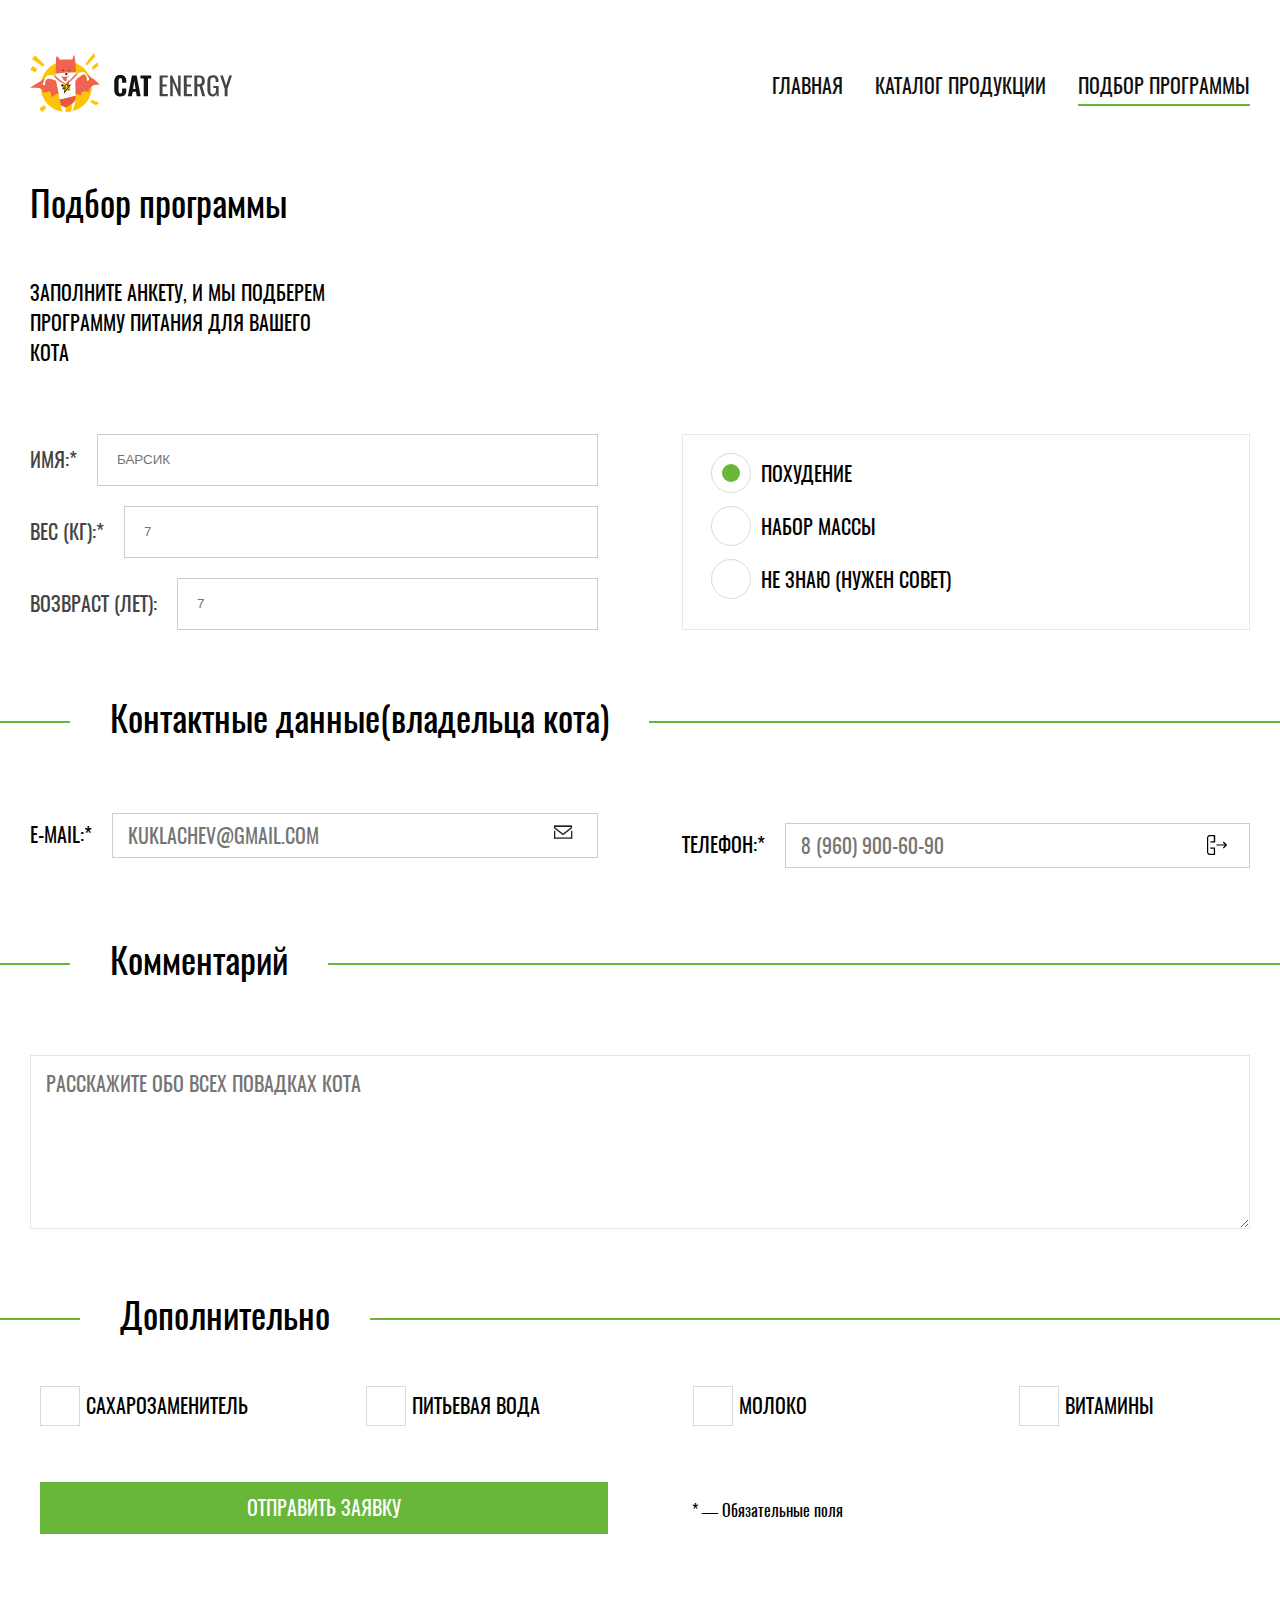
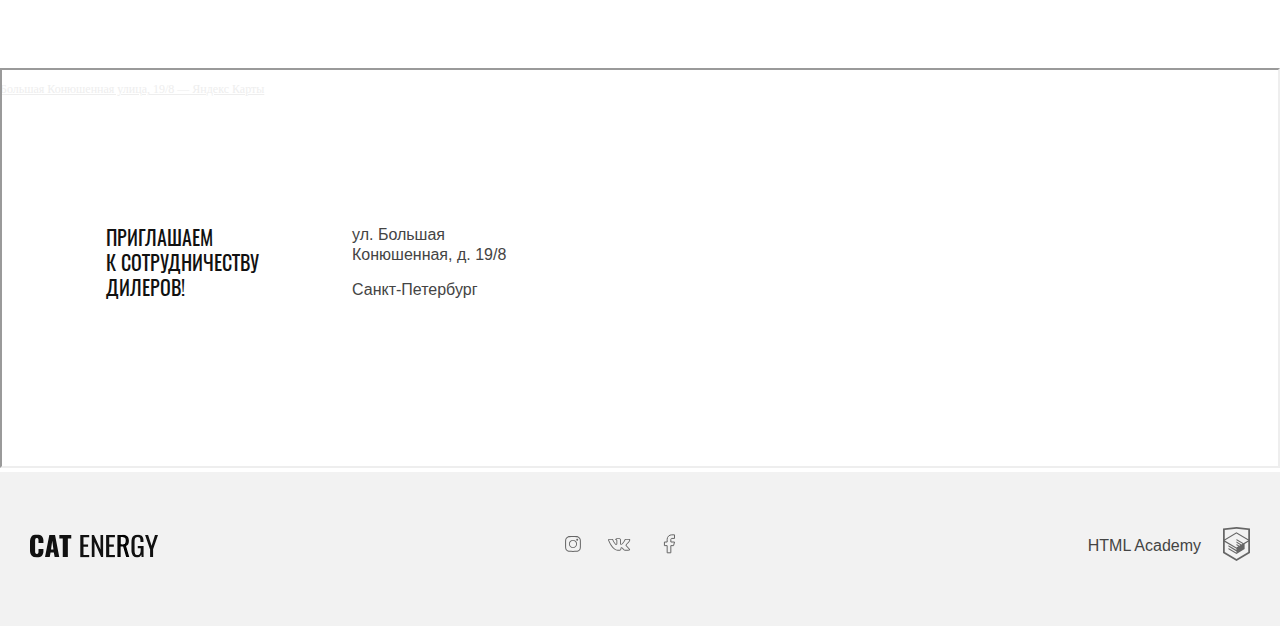
<file: form.html>
<!DOCTYPE html>
<html lang="ru">
<head>
    <meta charset="UTF-8">
    <meta name="viewport" content="width=device-width, initial-scale=1.0">
    <link rel="stylesheet" href="source/css/form.css">
    <title>CAT ENERGY HTML Academy</title>
</head>
<body>
    <header class="page-header">
        <div class="page-header__container container">
            <div class="page-header__wrapper">
                <a class="logo page-header__logo" href="index.html">
                    <img src="/source/image/logo-mobile.svg" class="logo-mobile" width="34" height="38" alt="Логотип CAT ENERGY">
                    <img src="/source/image/logo-tablet.svg" class="logo-tablet" width="174" height="52" alt="Логотип CAT ENERGY">
                    <img src="/source/image/logo-desktop.svg" class="logo-desktop" width="202" height="59" alt="Логотип CAT ENERGY">
                </a>
                <img class="page-header__logo-text" src="/source/image/logoText-mobile.svg" width="101" height="18" alt="Текстовый логотип CAT ENERGY">
            </div>
            <nav class="nav-menu page-header__nav-menu">
                <button class="nav-menu__btn" type="button">
                    <span></span>
                    <span></span>
                    <span></span>
                </button>
                <ul class="nav-menu__list">
                    <li class="nav-menu__item">
                        <a class="nav-menu__link" href="index.html">главная</a>
                    </li>
                    <li class="nav-menu__item">
                        <a class="nav-menu__link" href="catalog.html">каталог продукции</a>
                    </li>
                    <li class="nav-menu__item">
                        <a class="nav-menu__link" href="/">подбор программы</a>
                    </li>
                </ul>
            </nav>
        </div>
    </header>
    <main> 
        <section class="block-form">
            <h2 class="block-form__title">Подбор программы</h2>
            <form class="form" target="#" method="post">
                <fieldset class="form-dataсat block-form__data-cat">
                    <legend class="form-dataсat__title">Заполните анкету, и мы подберем программу питания для вашего кота</legend>
                    <div class="form-dataсat__column">
                        <ul class="form-dataсat__list form-dataсat__info"> 
                            <li class="form-dataсat__item">
                                <label for="cat-name">имя:*</label>
                                <input type="text" name="cat-name" placeholder="Барсик" id="cat-name" required>
                            </li>
                            <li class="form-dataсat__item">
                                <label for="cat-weight">вес (кг):*</label>
                                <input type="number" name="cat-weight" placeholder="7" id="cat-weight" required>
                            </li>
                            <li class="form-dataсat__item">
                                <label for="cat-age">возвраст (лет):</label>
                                <input type="number" name="cat-age" placeholder="7" id="cat-age" required>
                            </li>
                        </ul>
                        <ul class="form-dataсat__list-program form-dataсat__info">
                            <li class="form-dataсat__item-program">
                                <label class="radio">
                                    <input class="radio__input" type="radio" name="program" checked >
                                    <span class="radio__style"></span>
                                    похудение
                                </label>
                            </li>
                            <li class="form-dataсat__item-program">
                                <label class="radio">
                                    <input class="radio__input" type="radio" name="program">
                                    <span class="radio__style"></span>
                                    набор массы
                                </label>
                            </li>
                            <li class="form-dataсat__item-program">
                                <label class="radio">
                                    <input class="radio__input" type="radio" name="program">
                                    <span class="radio__style"></span>
                                    не знаю (нужен совет)
                                </label>
                            </li>
                        </ul>
                    </div>
                </fieldset>
                <div class="block-line">
                    <fieldset class="form-datauser block-form__data-user">
                        <legend class="form-datauser__title form-title">Контактные данные<br>(владельца кота)</legend>
                        <ul class="form-datauser__list">
                            <li class="form-datauser__item">
                                <label for="email">e-mail:*</label>
                                <input type="email" placeholder="kuklachev@gmail.com" id="email" required>
                                <span class="icon icon--mail"></span>
                            </li>
                            <li class="form-datauser__item">
                                <label for="phone">телефон:*</label>
                                <input type="tel" placeholder="8 (960) 900-60-90" maxlength="11" id="phone" required>
                                <span class="icon icon--phone"></span>
                            </li>
                        </ul>
                    </fieldset>
                </div>
                <div class="block-line">
                    <fieldset class="form-comment block-form__comment">
                        <legend class="form-comment__title form-title">Комментарий</legend>
                        <textarea name="comment" placeholder="расскажите обо всех повадках кота" id="comment"></textarea>
                    </fieldset>
                </div>
                <div class="block-line">
                    <fieldset class="form-additionally block-form__additionally">
                        <legend class="form-additionally__title form-title">Дополнительно</legend>
                        <ul class="form-additionally__list">
                            <li class="form-additionally__item">
                                <label class="checkbox">
                                    <input class="checkbox__input" type="checkbox">
                                    <span class="checkbox__style"></span>
                                    cахарозаменитель
                                </label>
                            </li>
                            <li class="form-additionally__item">
                                <label class="checkbox">
                                    <input class="checkbox__input" type="checkbox">
                                    <span class="checkbox__style"></span>
                                    питьевая вода
                                </label>
                            </li>
                            <li class="form-additionally__item">
                                <label class="checkbox">
                                    <input class="checkbox__input" type="checkbox">
                                    <span class="checkbox__style"></span>
                                    молоко
                                </label>
                            </li>
                            <li class="form-additionally__item">
                                <label class="checkbox">
                                    <input class="checkbox__input" type="checkbox">
                                    <span class="checkbox__style"></span>
                                    витамины
                                </label>
                            </li>
                        </ul>
                        <button class="btn block-form__btn" type="submit">отправить заявку</button>
                        <span class="block-form__note">* — Обязательные поля</span>
                    </fieldset>
                </div>
            </form>     
        </section>    
        <section class="block-contacts">
            <div class="container">
                <div class="block-contacts__info">
                    <p class="block-contacts__offer">приглашаем<br>к сотрудничеству<br>дилеров!</p>
                    <address class="block-contacts__address">
                        <p>ул. Большая Конюшенная, д. 19/8</p>
                        <p>Санкт-Петербург</p>
                    </address>
                </div>
            </div>
            <div class="map block-contact__map">
                <a class="map__container" href="https://yandex.ru/maps/2/saint-petersburg/?utm_medium=mapframe&utm_source=maps"></a>
                <a class="map__address" href="https://yandex.ru/maps/2/saint-petersburg/house/bolshaya_konyushennaya_ulitsa_19_8/Z0kYdQVjSUYAQFtjfXVyeXpgZQ==/?ll=30.323401%2C59.938886&source=constructorLink&um=constructor%3A5b885fee63917c380945b39d2ec2da786aa0f10f4264f6d9679bccddab1d488c&utm_medium=mapframe&utm_source=maps&z=14.53">Большая Конюшенная улица, 19/8 — Яндекс Карты</a>
                <iframe class="map__widget" src="https://yandex.ru/map-widget/v1/?ll=30.323401%2C59.938886&mode=search&ol=geo&ouri=ymapsbm1%3A%2F%2Fgeo%3Fdata%3DCgg1NzM5NDE4NBJh0KDQvtGB0YHQuNGPLCDQodCw0L3QutGCLdCf0LXRgtC10YDQsdGD0YDQsywg0JHQvtC70YzRiNCw0Y8g0JrQvtC90Y7RiNC10L3QvdCw0Y8g0YPQu9C40YbQsCwgMTkvOCIKDZaV8kEVKcFvQg%2C%2C&source=constructorLink&um=constructor%3A5b885fee63917c380945b39d2ec2da786aa0f10f4264f6d9679bccddab1d488c&z=14.53" frameborder="1" allowfullscreen="true"></iframe>
            </div>
        </section>     
    </main>
    <footer class="page-footer">
        <div class="container page-footer__content">
            <img src="source/image/logoText-mobile.svg" class="page-footer__logo-text" width="128" height="24" alt="Текстовый логотип CAT ENERGY">
            <ul class="page-footer__list-icon">
                <li class="page-footer__item-icon">
                    <a href="#">
                        <svg class="social-icon" fill="none"  width="16" height="16" xmlns="http://www.w3.org/2000/svg" xmlns:xlink="http://www.w3.org/1999/xlink">
                            <rect width="16" height="16" fill="#FFFFFF" fill-opacity="0"/>
                            <g clip-path="url(#clip37_308)">
                                <path d="M7.98438 0.0625C9.3177 0.0625 10.4062 0.078125 11.25 0.109375C11.9688 0.140625 12.6094 0.265625 13.1719 0.484375C13.7135 0.692627 14.1823 0.994873 14.5781 1.39062C14.974 1.78638 15.276 2.25513 15.4844 2.79688C15.7031 3.35938 15.8281 4 15.8594 4.71875C15.8906 5.5625 15.9062 6.65112 15.9062 7.98438C15.9062 9.31763 15.8906 10.4062 15.8594 11.25C15.8281 11.9688 15.7031 12.6094 15.4844 13.1719C15.276 13.7136 14.974 14.1824 14.5781 14.5781C14.1823 14.9739 13.7135 15.2761 13.1719 15.4844C12.6094 15.7031 11.9688 15.8281 11.25 15.8594C10.4062 15.8906 9.3177 15.9062 7.98438 15.9062C6.65105 15.9062 5.5625 15.8906 4.71875 15.8594C4 15.8281 3.35938 15.7031 2.79688 15.4844C2.2552 15.2761 1.78645 14.9739 1.39062 14.5781C0.994797 14.1824 0.692703 13.7136 0.484375 13.1719C0.265625 12.6094 0.140625 11.9688 0.109375 11.25C0.078125 10.4062 0.0625 9.31763 0.0625 7.98438C0.0625 6.65112 0.078125 5.5625 0.109375 4.71875C0.140625 4 0.265625 3.35938 0.484375 2.79688C0.692703 2.25513 0.994797 1.78638 1.39062 1.39062C1.78645 0.994873 2.2552 0.692627 2.79688 0.484375C3.35938 0.265625 4 0.140625 4.71875 0.109375C5.5625 0.078125 6.65105 0.0625 7.98438 0.0625ZM7.98438 1.09375C6.59895 1.09375 5.46875 1.10938 4.59375 1.14062C4.03125 1.16138 3.51042 1.2605 3.03125 1.4375C2.28125 1.75 1.75 2.28125 1.4375 3.03125C1.26042 3.5105 1.16145 4.03125 1.14062 4.59375C1.10938 5.46875 1.09375 6.59888 1.09375 7.98438C1.09375 9.36987 1.10938 10.5 1.14062 11.375C1.16145 11.9375 1.26042 12.4583 1.4375 12.9375C1.75 13.6875 2.28125 14.2188 3.03125 14.5312C3.51042 14.7083 4.03125 14.8074 4.59375 14.8281C5.46875 14.8594 6.59895 14.875 7.98438 14.875C9.3698 14.875 10.5 14.8594 11.375 14.8281C11.9375 14.8074 12.4583 14.7083 12.9375 14.5312C13.6875 14.2188 14.2188 13.6875 14.5312 12.9375C14.7083 12.4583 14.8073 11.9375 14.8281 11.375C14.8594 10.5 14.875 9.36987 14.875 7.98438C14.875 6.59888 14.8594 5.46875 14.8281 4.59375C14.8073 4.03125 14.7083 3.5105 14.5312 3.03125C14.2188 2.28125 13.6875 1.75 12.9375 1.4375C12.4583 1.2605 11.9375 1.16138 11.375 1.14062C10.5 1.10938 9.3698 1.09375 7.98438 1.09375ZM7.98438 11.1562C8.85938 11.1562 9.60677 10.8464 10.2266 10.2266C10.8464 9.60669 11.1562 8.85938 11.1562 7.98438C11.1562 7.10938 10.8464 6.36206 10.2266 5.74219C9.60677 5.12231 8.85938 4.8125 7.98438 4.8125C7.10938 4.8125 6.36198 5.12231 5.74219 5.74219C5.12239 6.36206 4.8125 7.10938 4.8125 7.98438C4.8125 8.85938 5.12239 9.60669 5.74219 10.2266C6.36198 10.8464 7.10938 11.1562 7.98438 11.1562ZM7.98438 3.92188C9.10938 3.92188 10.0677 4.31763 10.8594 5.10938C11.651 5.90112 12.0469 6.85938 12.0469 7.98438C12.0469 9.10938 11.651 10.0676 10.8594 10.8594C10.0677 11.6511 9.10938 12.0469 7.98438 12.0469C6.85938 12.0469 5.90105 11.6511 5.10938 10.8594C4.3177 10.0676 3.92188 9.10938 3.92188 7.98438C3.92188 6.85938 4.3177 5.90112 5.10938 5.10938C5.90105 4.31763 6.85938 3.92188 7.98438 3.92188ZM13.1719 3.76562C13.1719 4.02612 13.0781 4.24731 12.8906 4.42969C12.7031 4.61206 12.474 4.70312 12.2031 4.70312C11.9427 4.70312 11.7214 4.61206 11.5391 4.42969C11.3568 4.24731 11.2656 4.02612 11.2656 3.76562C11.2656 3.49487 11.3568 3.26562 11.5391 3.07812C11.7214 2.89062 11.9427 2.79688 12.2031 2.79688C12.4635 2.79688 12.6901 2.89331 12.8828 3.08594C13.0755 3.27856 13.1719 3.50513 13.1719 3.76562Z"/>
                            </g>
                        </svg>
                    </a>
                </li>
                <li class="page-footer__item-icon">
                    <a href="#">
                        <svg class="social-icon" fill="none" width="23" height="16"  xmlns="http://www.w3.org/2000/svg" xmlns:xlink="http://www.w3.org/1999/xlink">
                            <rect id="icon_vkontakte" width="23" height="16" fill="#FFFFFF" fill-opacity="0"/>
                            <g clip-path="url(#clip37_306)">
                                <path d="M0.0700912 3.99268C0.0700912 3.37085 0.49321 3.0354 1.33945 2.98682L4.6004 3.00513C4.81925 3.00513 4.96516 3.09644 5.03811 3.2793C5.37368 4.19385 5.74938 4.9834 6.16521 5.64795C6.58103 6.31226 7.12453 7.07739 7.79568 7.94312C7.85404 8.05298 7.94888 8.10767 8.08019 8.10767C8.18233 8.10767 8.26257 8.06519 8.32093 7.97974L8.38659 7.77856L8.40848 4.6145C8.40848 4.39502 8.34647 4.24878 8.22245 4.17554C8.09843 4.10229 7.86864 4.04761 7.53306 4.01099C7.27043 3.97437 7.13911 3.84033 7.13911 3.60864C7.13911 3.55981 7.14641 3.52319 7.161 3.49878C7.4674 2.7063 8.34282 2.31006 9.78726 2.31006L11.0129 2.29175C11.5673 2.29175 12.0269 2.40747 12.3916 2.63916C12.7564 2.87085 12.9388 3.23682 12.9388 3.73657L12.9388 7.88818C13.0409 7.94922 13.1357 7.97974 13.2233 7.97974C13.4421 7.97974 13.6318 7.87012 13.7923 7.65063C15.3973 5.77295 16.2654 4.51685 16.3967 3.88281C16.3967 3.87085 16.4113 3.84033 16.4405 3.7915C16.5426 3.60864 16.7104 3.4502 16.9438 3.31592C17.1773 3.18188 17.3815 3.09033 17.5566 3.0415C17.615 3.01733 17.6806 3.00513 17.7536 3.00513L21.1459 3.00513L21.3647 3.02344C21.6565 3.02344 21.8827 3.13916 22.0432 3.37085C22.1015 3.44409 22.1416 3.52319 22.1635 3.60864C22.1854 3.69385 22.2 3.7793 22.2073 3.86475C22.2146 3.94995 22.2182 3.99878 22.2182 4.01099L22.2182 4.13892C22.1161 4.63892 21.8571 5.17236 21.4413 5.73926C21.0255 6.30615 20.4966 6.91895 19.8546 7.57739C19.2126 8.23584 18.8114 8.6687 18.6509 8.87598C18.5196 9.02222 18.4539 9.15625 18.4539 9.27832C18.4539 9.37573 18.5123 9.4856 18.629 9.60742L21.8243 12.9727C21.9994 13.168 22.0869 13.3811 22.0869 13.6128C22.0869 13.8933 21.9556 14.125 21.693 14.3079C21.4304 14.4907 21.1167 14.5945 20.7519 14.6189L20.3799 14.6372L17.0533 14.6372C17.0387 14.6372 17.0095 14.6401 16.9657 14.6462C16.9219 14.6523 16.8928 14.6553 16.8782 14.6553C16.5572 14.6553 16.2581 14.5396 15.9809 14.3079C15.8787 14.2104 15.193 13.491 13.9236 12.1497C13.8507 12.0645 13.7485 11.9851 13.6172 11.9119C13.5589 12.1072 13.4823 12.3875 13.3874 12.7532C13.2926 13.1191 13.2233 13.3811 13.1795 13.5398L13.1139 13.8506C12.968 14.2773 12.6616 14.5334 12.1947 14.6189L11.8883 14.6372L9.74349 14.6372C8.53249 14.6372 7.32514 14.1738 6.12144 13.2471C4.91773 12.3206 3.8344 11.1226 2.87144 9.65332C1.90848 8.18408 1.01117 6.47388 0.17952 4.52295C0.106567 4.3645 0.0700912 4.18774 0.0700912 3.99268ZM13.2233 8.72974C12.9169 8.72974 12.6397 8.65942 12.3916 8.51929C12.1436 8.37915 12.0196 8.18701 12.0196 7.94312L12.0196 3.73657C12.0196 3.49268 11.9466 3.31909 11.8007 3.21533C11.6548 3.11182 11.3995 3.05981 11.0347 3.05981L9.78726 3.09644C9.15988 3.09644 8.68569 3.18799 8.36471 3.37085C9.00668 3.62695 9.32767 4.0415 9.32767 4.6145L9.32767 7.8335C9.29848 8.13818 9.15259 8.39136 8.88995 8.59253C8.62733 8.7937 8.33553 8.89429 8.01453 8.89429C7.57683 8.89429 7.24125 8.71753 7.0078 8.36377C5.86976 6.92505 5.02351 5.55957 4.46908 4.26709L4.27211 3.7915L1.36134 3.77319C1.17166 3.77319 1.06588 3.78223 1.044 3.80054C1.02211 3.81885 1.01117 3.87085 1.01117 3.95605C1.01117 4.06592 1.02576 4.18164 1.05494 4.30347L1.51453 5.32788C2.74013 7.97363 4.0715 10.0586 5.50864 11.5828C6.94579 13.1069 8.35741 13.8689 9.74349 13.8689L11.932 13.8689C12.0196 13.8689 12.0852 13.8477 12.129 13.8049C12.1728 13.7622 12.2093 13.6799 12.2384 13.5581L12.2822 13.3752L12.698 11.7656C12.8148 11.5461 12.9169 11.3999 13.0044 11.3267C13.1649 11.1926 13.3546 11.1255 13.5735 11.1255C13.9236 11.1255 14.2811 11.3022 14.6459 11.656L16.5061 13.6311C16.6228 13.7898 16.7469 13.8689 16.8782 13.8689L20.4893 13.8689C20.927 13.8689 21.1459 13.7776 21.1459 13.5945C21.1459 13.5337 21.124 13.4727 21.0802 13.4116L17.9068 10.1013C17.6588 9.84521 17.5347 9.57104 17.5347 9.27832C17.5347 8.9856 17.6515 8.70532 17.8849 8.43701C18.0746 8.19312 18.443 7.7876 18.9901 7.2207C19.5373 6.65381 20.0151 6.12329 20.4236 5.62964C20.8322 5.13574 21.1021 4.68774 21.2334 4.2854L21.299 4.04761C21.2845 4.02319 21.2772 3.9834 21.2772 3.92871C21.2772 3.87378 21.2699 3.82812 21.2553 3.7915L17.8193 3.7915C17.6004 3.86475 17.4253 3.97437 17.294 4.12061L17.1627 4.46826C16.7979 5.30957 15.8423 6.60815 14.2957 8.36377C13.9893 8.60767 13.6318 8.72974 13.2233 8.72974Z"/>
                            </g>
                        </svg>
                    </a>
                </li>
                <li class="page-footer__item-icon">
                    <a href="#">
                        <svg class="social-icon--facebook"  width="22" height="22" viewBox="0 0 22 22" fill="none" xmlns="http://www.w3.org/2000/svg" xmlns:xlink="http://www.w3.org/1999/xlink">
                            <defs>
                                <clipPath id="clip2403_2152">
                                    <rect width="22" height="22" fill="white" fill-opacity="0"/>
                                </clipPath>
                            </defs>
                            <rect id="icon_facebook" width="22" height="22" fill="#FFFFFF" fill-opacity="0"/>
                            <g clip-path="url(#clip2403_2152)">
                                <path class="facebook" id="Vector" d="M13.75 1.83C12.53 1.83 11.36 2.3 10.5 3.14C9.64 3.99 9.16 5.13 9.16 6.32L9.16 9.02L6.41 9.02L6.41 12.61L9.16 12.61L9.16 19.81L12.83 19.81L12.83 12.61L15.58 12.61L16.5 9.02L12.83 9.02L12.83 6.32C12.83 6.08 12.92 5.86 13.1 5.69C13.27 5.52 13.5 5.42 13.75 5.42L16.5 5.42L16.5 1.83L13.75 1.83Z"/>
                            </g>
                        </svg>
                    </a>
                </li>
            </ul>
            <div class="page-footer__logo-academy">
                <p>HTML Academy</p>
                <a class="logo-academy-link" href="https://htmlacademy.ru" target="_blank">
                    <svg class="logo-htmlacademy" width="27" height="34" viewBox="0 0 27 34" fill="none" xmlns="http://www.w3.org/2000/svg" xmlns:xlink="http://www.w3.org/1999/xlink">
                        <defs>
                            <clipPath id="clip2403_1521">
                                <rect width="27" height="34" fill="white" fill-opacity="0"/>
                            </clipPath>
                        </defs>
                        <rect width="27" height="34" fill="#FFFFFF" fill-opacity="0"/>
                        <g clip-path="url(#clip2403_1521)">
                            <path d="M13.6426 0.015625L13.5 0L0 1.40723L0 26.0127L13.5 34L27 26.0127L27 1.40723L13.6426 0.015625ZM25.2344 25.0151L13.5 31.957L1.76562 25.0151L1.76562 14.9292L13.4507 21.8452L13.4701 23.0986L5.45349 18.355L5.44299 19.5801L13.4894 24.3887L13.5088 25.6748L5.46411 20.9175L5.45349 22.1426L13.5 26.9512L21.6239 22.1182L21.6239 20.8931L21.6239 16.9092L25.2432 14.7593L25.2344 25.0151ZM25.2344 13.4521L22.0148 15.332L20.5326 16.207L13.4666 12.02L13.4559 13.2456L19.4957 16.8179L19.4429 16.8496L19.3126 16.9248L18.4536 17.4165L13.4666 14.4688L13.4559 15.6943L17.3921 18.0225L16.4591 18.6313L16.438 18.6436L13.4666 16.9019L13.4559 18.1274L15.403 19.2617L13.4155 20.4482L1.79724 13.5762L13.4348 6.61816L25.2344 13.4521ZM25.2344 12.2266L13.4402 5.31055L1.76562 12.2197L1.76562 2.98975L13.5 1.76465L25.2344 2.98975L25.2344 12.2266Z"/>
                        </g>
                    </svg>             
                </a>
            </div>
        </div>
    </footer>
    <script src="source/js/main.js"></script>
</body>
</html>
</file>
<file: source/css/style.css>
@font-face {
  font-family: "Oswald";
  src: url(../fonts/Oswald/Oswaldregular.woff2);
  src: url(../fonts/Oswald/Oswaldregular.woff);
  font-style: normal;
  font-weight: 400;
}
@font-face {
  font-family: "Oswald";
  src: url(../fonts/Oswald/Oswaldmedium.woff2);
  src: url(../fonts/Oswald/Oswaldmedium.woff);
  font-style: normal;
  font-weight: 500;
}
.page-header {
  background-color: #FFF;
}
.page-header__container {
  display: grid;
  grid-template-columns: repeat(3, 1fr);
}
.page-header__wrapper {
  display: grid;
  grid-template-columns: repeat(3, 1fr);
  align-items: center;
  grid-column: 1/-1;
  grid-row: 1;
  grid-template-rows: minmax(66px, max-content) 1fr;
  margin-bottom: 16px;
}
.page-header__logo {
  justify-self: start;
}
.page-header__logo-text {
  justify-self: center;
}

@media screen and (width >= 768px) {
  .page-header {
    padding-top: 25px;
  }
  .page-header__container {
    display: flex;
    align-items: center;
    justify-content: space-between;
  }
  .page-header__wrapper {
    display: block;
    margin-bottom: 0;
  }
  .page-header__logo-text {
    display: none;
  }
}
@media screen and (width > 1240px) {
  .page-header {
    padding-top: 53px;
  }
  .logo-mobile, .logo-tablet {
    display: none;
  }
  .logo-desktop {
    display: block;
  }
}
.nav-menu {
  display: grid;
  grid-template-columns: repeat(3, 1fr);
  grid-column: 1/-1;
  grid-row: 1;
  grid-template-rows: minmax(66px, max-content) 1fr;
  align-items: center;
}
.nav-menu__list {
  grid-column: 1/-1;
  list-style: none;
  text-align: center;
  transform: translateY(-20px);
  animation: ani 1.5s forwards;
}
@keyframes ani {
  0% {
    transform: translateY(-20px);
    opacity: 0;
  }
  100% {
    transform: translateY(0);
    opacity: 1;
  }
}
.nav-menu__item {
  font-family: "Oswald";
  font-size: 20px;
  font-weight: 500;
  text-transform: uppercase;
  line-height: 1;
  border-top: 1px solid rgb(231, 231, 231);
  padding-top: 22.5px;
  padding-bottom: 23.5px;
}
.nav-menu__item:last-child {
  border-bottom: 1px solid rgb(231, 231, 231);
}
.nav-menu__link {
  color: #000;
  text-decoration: none;
}
.nav-menu__link:hover {
  opacity: 0.6;
}
.nav-menu__btn {
  grid-column-start: 3;
  grid-column-end: auto;
  justify-self: end;
  position: relative;
  width: 24px;
  height: 16px;
  background: none;
  border-style: none;
  cursor: pointer;
}
.nav-menu__btn span {
  position: absolute;
  left: 0;
  width: 100%;
  height: 1.5px;
  background-color: black;
}
.nav-menu__btn span:nth-child(1) {
  top: 0;
}
.nav-menu__btn span:nth-child(2) {
  top: 50%;
  transform: translateY(-50%);
}
.nav-menu__btn span:nth-child(3) {
  bottom: 0;
}
.nav-menu__btn.btn-closed span:nth-child(1) {
  top: 50%;
  transform: translateY(-50%);
  transform: rotate(-45deg);
}
.nav-menu__btn.btn-closed span:nth-child(2) {
  transform: rotate(45deg);
}
.nav-menu__btn.btn-closed span:nth-child(3) {
  display: none;
}

.nav-hiden {
  display: none;
}

@media screen and (width >= 768px) {
  .nav-menu {
    display: flex;
    justify-content: space-between;
    gap: 15px;
  }
  .nav-menu__list {
    display: flex;
    padding-top: 5px;
    gap: 32px;
    justify-content: space-between;
    transform: none;
    animation: none;
  }
  .nav-menu__item {
    font-family: "Oswald";
    font-size: 18px;
    font-weight: 400;
    text-transform: uppercase;
    line-height: 24px;
    border: none;
    padding: 0;
  }
  .nav-menu__item:last-child {
    border: none;
  }
  .nav-menu__link {
    padding-bottom: 5px;
  }
  .nav-menu__link[href*="/"] {
    border-bottom: 2px #68B738 solid;
  }
  .nav-menu__btn {
    display: none;
  }
}
@media screen and (width > 1240px) {
  .nav-menu__item {
    font-size: 20px;
    line-height: normal;
    z-index: 1;
  }
  .nav-menu__item a {
    color: #FFF;
  }
  .nav-menu__item a[href*="/"] {
    border-bottom: 2px #FFF solid;
  }
}
.logo {
  z-index: 2;
}

.logo-tablet, .logo-desktop {
  display: none;
}

.logo-desktop:hover {
  opacity: 0.8;
}

.logo-desktop:visited {
  opacity: 6;
}

@media screen and (width >= 768px) {
  .logo-mobile, .logo-desktop, .logo-text {
    display: none;
  }
  .logo-tablet {
    display: block;
  }
}
@media screen and (width > 1240px) {
  .logo-mobile, .logo-tablet {
    display: none;
  }
  .logo-desktop {
    display: block;
  }
}
.block-main {
  position: relative;
  padding-top: 27px;
}
.block-main::before {
  content: "";
  position: absolute;
  top: 0;
  left: 0;
  width: 100%;
  min-height: 305px;
  background-color: rgb(101, 169, 60);
  background-image: url("../image/background-header_mobile.png");
  background-size: cover;
  background-repeat: no-repeat;
  background-position: center;
}
.block-main__content {
  font-family: "Oswald";
  position: relative;
  text-align: center;
  color: #FFF;
}
.block-main__title {
  font-size: 36px;
  font-style: normal;
  line-height: 1;
  margin-bottom: 25px;
}
.block-main__subtitle {
  font-size: 14px;
  font-style: normal;
  line-height: 1;
  text-transform: uppercase;
  margin-bottom: 29px;
}
.block-main__btn {
  font-family: "Oswald";
  margin: 0 auto;
  width: 100%;
  max-width: 430px;
  background-color: #68B738;
  display: flex;
  align-items: center;
  justify-content: center;
  height: 40px;
  color: #FFF;
  font-size: 14px;
  line-height: 18px;
  text-transform: uppercase;
  text-decoration: none;
  cursor: pointer;
}
.block-main__btn:hover {
  background-color: rgb(94, 170, 47);
}

@media screen and (width > 430px) {
  .block-main__btn {
    max-width: 400px;
    left: calc(50% - 200px);
  }
}
@media screen and (width >= 768px) {
  .block-main {
    background-color: #fff;
    background-image: none;
    padding: 64px 30px 0;
  }
  .block-main::before {
    display: none;
  }
  .block-main__content {
    margin-left: 80px;
    text-align: left;
    color: #000;
  }
  .block-main__title {
    font-size: 60px;
    margin-bottom: 41px;
  }
  .block-main__subtitle {
    font-size: 20px;
    margin-bottom: 29px;
  }
  .block-main__picture {
    margin-left: -25px;
    z-index: 2;
  }
  .block-main__btn {
    position: absolute;
    top: 230px;
    left: 0;
    font-size: 20px;
    height: 54px;
    line-height: 0;
    max-width: 244px;
  }
}
@media screen and (width > 1240px) {
  .block-main {
    margin: 0 auto;
    max-width: 1500px;
    padding: 101px 30px 0;
    min-height: 582px;
  }
  .block-main__picture {
    position: absolute;
    top: -80px;
    left: 392px;
  }
  .block-main::after {
    position: absolute;
    content: "";
    top: -115px;
    right: 0;
    width: 50%;
    height: 100%;
    min-height: 696px;
    background-color: green;
    background-image: url("../image/background-header_desctop.png");
    background-size: cover;
    background-repeat: no-repeat;
    z-index: 0;
  }
}
.block-advantages {
  padding-top: 22px;
}
.block-advantages__items {
  display: flex;
  flex-direction: column;
  gap: 20px;
}

@media screen and (width > 1240px) {
  .block-advantages {
    padding-top: 82px;
  }
  .block-advantages__items {
    flex-direction: row;
    justify-content: space-around;
    gap: 80px;
  }
  .block-advantages__item {
    flex-basis: 50%;
  }
}
.item-advantage {
  background-color: #F2F2F2;
  padding: 30px 19px 24px;
}
.item-advantage__title {
  position: relative;
  display: block;
  font-family: "Oswald";
  font-size: 24px;
  margin-left: 91px;
  color: #000000;
  text-transform: uppercase;
  line-height: 37px;
}
.item-advantage__description {
  font-family: Arial, Helvetica, sans-serif;
  font-size: 14px;
  line-height: 24px;
  margin: 24px 0;
}
.item-advantage hr {
  margin-bottom: 21px;
}
.item-advantage__btn {
  position: relative;
  font-family: "Oswald";
  border: none;
  text-transform: uppercase;
  font-size: 16px;
  line-height: 1;
  cursor: pointer;
  padding-right: 15px;
  text-decoration: none;
  color: #000000;
}
.item-advantage__btn::after {
  content: "";
  position: absolute;
  top: 0;
  right: -15px;
  width: 24px;
  height: 100%;
  background-image: url("../image/icon_arrow.svg");
  background-repeat: no-repeat;
  background-position: center;
  transition: all 0.3s ease;
}
.item-advantage__btn:hover::after {
  width: 34px;
  right: -25px;
}

.item-advantage_thin .item-advantage__title::before {
  position: absolute;
  content: "";
  top: -7px;
  left: -68px;
  width: 50px;
  height: 53px;
  background-repeat: no-repeat;
  background-image: url("../image/icon_cat1.svg");
}

.item-advantage_massive .item-advantage__title::before {
  position: absolute;
  content: "";
  top: -7px;
  left: -78px;
  width: 67px;
  height: 50px;
  background-repeat: no-repeat;
  background-image: url("../image/icon_cat2.svg");
}

@media screen and (width >= 768px) {
  .item-advantage {
    position: relative;
    padding: 77px 53px 55px;
  }
  .item-advantage__title {
    font-size: 36px;
    margin-left: 0;
    line-height: 1;
  }
  .item-advantage__description {
    font-size: 16px;
    margin-bottom: 52px;
    max-width: 60%;
  }
  .item-advantage hr {
    display: none;
  }
  .item-advantage__btn {
    font-size: 20px;
  }
  .item-advantage_thin .item-advantage__title::before, .item-advantage_massive .item-advantage__title::before {
    display: none;
  }
  .item-advantage_thin::after, .item-advantage_massive::after {
    position: absolute;
    content: "";
    background-repeat: no-repeat;
  }
  .item-advantage_thin::after {
    top: calc(50% - 105px);
    right: 62px;
    background-image: url("../image/icon-cat_tablet1.svg");
    width: 200px;
    height: 211px;
  }
  .item-advantage_massive::after {
    top: calc(50% - 100px);
    right: 28px;
    background-image: url("../image/icon-cat_tablet2.svg");
    width: 268px;
    height: 200px;
  }
}
@media screen and (width > 1240px) {
  .item-advantage_thin::after, .item-advantage_massive::after {
    display: none;
  }
  .item-advantage_thin .item-advantage__title::before, .item-advantage_massive .item-advantage__title::before {
    display: block;
  }
  .item-advantage_thin .item-advantage__title::before {
    top: calc(50% - 53px);
    left: -210px;
    width: 100px;
    height: 106px;
    background-image: url("../image/icon-cat_desktop1.svg");
  }
  .item-advantage_massive .item-advantage__title::before {
    top: calc(50% - 50px);
    left: -230px;
    width: 134px;
    height: 100px;
    background-image: url("../image/icon-cat_desktop2.svg");
  }
  .item-advantage__title {
    margin-left: 214px;
    margin-bottom: 73px;
  }
  .item-advantage__description {
    margin-bottom: 36px;
    max-width: 100%;
  }
}
.block-quality {
  padding-top: 27px;
  padding-bottom: 42px;
}
.block-quality__title {
  font-family: "Oswald";
  font-size: 36px;
  line-height: 40px;
  color: rgb(0, 0, 0);
  margin-bottom: 38px;
}
.block-quality__items {
  display: flex;
  flex-direction: column;
  row-gap: 20px;
}

@media screen and (width >= 768px) {
  .block-quality {
    position: relative;
    padding-top: 45px;
  }
  .block-quality__title {
    font-size: 60px;
    line-height: 1;
    margin-bottom: 72px;
  }
  .block-quality__items {
    flex-direction: row;
    flex-wrap: wrap;
  }
}
@media screen and (width > 1240px) {
  .block-quality__items {
    justify-content: space-between;
  }
}
.quality {
  display: flex;
  justify-content: space-between;
  align-items: center;
}
.quality__icon {
  min-width: 60px;
  height: 60px;
  background-color: rgb(104, 183, 56);
  display: flex;
  align-items: center;
  justify-content: center;
  margin-right: 20px;
}
.quality__text {
  font-family: "Arial";
  font-size: 16px;
  line-height: 18px;
  color: rgb(68, 68, 68);
}
.quality__number {
  display: none;
}

@media screen and (width >= 768px) {
  .quality {
    position: relative;
    flex: 0 0 50%;
    flex-direction: column;
    align-items: flex-start;
    row-gap: 31px;
    padding-bottom: 57px;
  }
  .quality__icon {
    min-width: 80px;
    height: 80px;
  }
  .quality__text {
    max-width: 245px;
  }
  .quality__number {
    position: absolute;
    top: -80px;
    right: 0;
    left: 118px;
    display: block;
    z-index: -1;
    font-family: "Oswald";
    font-size: 280px;
    color: rgb(242, 242, 242);
  }
}
@media screen and (width > 1240px) {
  .quality {
    flex: 0 0 20.2%;
  }
  .quality__icon {
    min-width: 80px;
    height: 80px;
  }
  .quality__text {
    max-width: 245px;
  }
  .quality__number {
    left: auto;
    right: 0;
  }
}
.block-example {
  padding-top: 37px;
  padding-bottom: 38px;
  background-color: #EAEAEA;
}
.block-example__title {
  font-family: "Oswald";
  font-size: 36px;
  line-height: 40px;
  margin-bottom: 37px;
}
.block-example__description {
  font-size: 14px;
  line-height: 18px;
  color: #444444;
  margin-bottom: 25px;
}
.block-example__items {
  display: flex;
  justify-content: space-between;
  margin-bottom: 34px;
}
.block-example__subtitle {
  font-family: "Oswald";
  text-align: center;
  font-size: 14px;
  font-weight: 20;
  text-transform: uppercase;
  margin-bottom: 42px;
}

.item-result {
  position: relative;
  flex-basis: 124px;
  height: 56px;
  padding-top: 13px;
  border: 1px #CDCDCD solid;
  border-radius: 1px;
  border-bottom: none;
  text-align: center;
  line-height: 1;
}
.item-result:before, .item-result:after {
  content: "";
  display: block;
  position: absolute;
  top: calc(100% - 1px);
  width: 17px;
  height: 0px;
  border-bottom: 1px #CDCDCD solid;
}
.item-result::before {
  left: -1px;
}
.item-result::after {
  right: -1px;
}
.item-result__value {
  font-family: "Oswald";
  font-size: 24px;
  text-transform: uppercase;
  margin-bottom: 10px;
}
.item-result__key {
  margin: 0 auto;
  font-size: 12px;
  color: #444444;
  max-width: 65px;
}

@media screen and (width >= 768px) {
  .block-example {
    padding-top: 50px;
    padding-bottom: 64px;
    background-color: #fff;
  }
  .block-example__title {
    font-size: 60px;
    line-height: 1;
    margin-bottom: 63px;
  }
  .block-example__description {
    font-size: 16px;
    line-height: 24px;
    margin-bottom: 56px;
  }
  .block-example__text {
    display: flex;
    justify-content: space-between;
    text-align: justify;
  }
  .block-example__items {
    flex-basis: 50%;
    justify-content: flex-start;
    margin-bottom: 34px;
    gap: 42px;
  }
  .block-example__subtitle {
    padding-top: 10px;
    font-size: 20px;
    max-width: 174px;
    line-height: 1.5;
    text-align: right;
  }
}
@media screen and (width >= 1240px) {
  .block-example {
    padding-top: 0px;
  }
  .block-example__container {
    display: flex;
    align-items: end;
  }
  .block-example__content {
    flex: 1 1 55%;
  }
  .block-example__title {
    margin-top: 57px;
    margin-bottom: 145px;
  }
  .block-example__description {
    max-width: 436px;
    margin-bottom: 69px;
  }
  .block-example__text {
    display: flex;
    flex-direction: column;
  }
  .block-example__items {
    margin-bottom: 50px;
  }
  .block-example__subtitle {
    max-width: 100%;
    text-align: left;
    padding-top: 0;
    margin-bottom: 0;
  }
  .block-example__subtitle span {
    margin-left: 63px;
  }
  .block-example__slider {
    margin-right: -48px;
  }
  .item-result {
    flex-basis: 162px;
    padding-top: 15px;
    height: 77px;
  }
  .item-result:before, .item-result:after {
    width: 22px;
  }
  .item-result__value {
    font-size: 30px;
    line-height: 37px;
    margin-bottom: 15px;
  }
  .item-result__key {
    font-size: 14px;
    line-height: 1;
    max-width: 127px;
  }
}
.slider {
  text-align: center;
}
.slider__img {
  margin: 0 auto;
  position: relative;
  overflow: hidden;
  margin-bottom: 27px;
  height: 232px;
  width: 251px;
}
.slider__img-before {
  position: absolute;
  top: 0;
  left: 0;
  width: 100%;
  overflow: hidden;
  height: 100%;
  z-index: 2;
  background-color: #EAEAEA;
}
.slider__img-after {
  position: absolute;
  top: 0;
  left: 0;
  width: 100%;
  overflow: hidden;
  height: 100%;
  z-index: 1;
}
.slider__control {
  display: flex;
  justify-content: space-between;
  align-items: center;
  margin: 0 auto;
  width: 228px;
}
.slider__button {
  font-family: "Oswald";
  font-size: 16px;
  cursor: pointer;
  line-height: 20px;
  text-transform: uppercase;
  border: none;
  background: none;
  color: #444444;
}
.slider input[type=range] {
  appearance: none;
  width: 84px;
  height: 9px;
  border: 1px solid rgb(205, 205, 205);
  border-radius: 6px;
  background: rgb(255, 255, 255);
  padding: 0 5px;
  cursor: pointer;
}
.slider input[type=range]::-webkit-slider-thumb {
  background-color: #ffffff;
  border: 3px solid rgb(104, 183, 56);
  border-radius: 6px;
  height: 4px;
  width: 50%;
  -webkit-appearance: none;
}

@media screen and (width >= 768px) {
  .slider__img {
    width: 677px;
    height: 500px;
  }
  .slider__control {
    column-gap: 24px;
    width: 566px;
  }
  .slider__img-before {
    background-color: #ffffff;
  }
  .slider__button {
    font-size: 20px;
    line-height: 30px;
    border-bottom: 1px dotted rgb(205, 205, 205);
  }
  .slider input[type=range] {
    width: 428px;
    height: 6px;
  }
  .slider input[type=range]::-webkit-slider-thumb {
    position: relative;
    box-sizing: border-box;
    background-color: rgb(104, 183, 56);
    border: 12px solid #ffffff;
    outline: 1px solid rgb(205, 205, 205);
    border-radius: 100%;
    height: 34px;
    width: 34px;
  }
}
.block-contacts {
  background-color: rgb(242, 242, 242);
}
.block-contacts__title {
  display: none;
}
.block-contacts__info {
  padding-top: 28px;
  padding-bottom: 22px;
  display: flex;
  justify-content: space-between;
}
.block-contacts__offer {
  flex: 0 0 50%;
  color: rgb(17, 17, 17);
  font-family: "Oswald";
  font-size: 16px;
  line-height: 18px;
  text-transform: uppercase;
}
.block-contacts__address {
  color: rgb(68, 68, 68);
  font-family: "Arial";
  font-size: 14px;
  font-style: normal;
  line-height: 20px;
  padding-right: 4px;
}

@media screen and (width >= 768px) {
  .block-contacts__info {
    padding-top: 65px;
    padding-bottom: 61px;
    padding-left: 71px;
    padding-right: 71px;
  }
  .block-contacts__offer {
    font-size: 20px;
    line-height: 25px;
  }
  .block-contacts__address {
    text-align: right;
    max-width: 159px;
    font-size: 16px;
    display: flex;
    flex-direction: column;
    justify-content: space-between;
  }
}
@media screen and (width > 1240px) {
  .block-contacts {
    background-color: #ffffff;
  }
  .block-contacts .container {
    position: relative;
  }
  .block-contacts__info {
    background-color: #ffffff;
    position: absolute;
    top: 95px;
    z-index: 1;
    left: 0;
    width: 570px;
    padding-top: 62px;
    padding-bottom: 60px;
    padding-left: 76px;
    padding-right: 89px;
  }
  .block-contacts__address {
    text-align: left;
    padding-right: 0;
  }
}
.map {
  position: relative;
  overflow: hidden;
}
.map__container {
  position: absolute;
  top: 0;
  color: #eee;
  font-size: 12px;
}
.map__address {
  position: absolute;
  top: 14px;
  color: #eee;
  font-size: 12px;
}
.map__widget {
  width: 100%;
  position: relative;
  height: 362px;
}

@media screen and (width >= 768px) {
  .map__widget {
    height: 400px;
  }
}
.page-footer {
  background-color: rgb(242, 242, 242);
  padding-top: 39px;
  padding-bottom: 22px;
  text-align: center;
}
.page-footer__logo-text {
  margin-bottom: 31.5px;
}
.page-footer__list-icon {
  margin: 0 auto 28.5px;
  padding: 20.5px 0;
  list-style: none;
  display: flex;
  justify-content: center;
  align-items: center;
  column-gap: 36px;
  border-top: solid 1px rgb(217, 217, 217);
  border-bottom: solid 1px rgb(217, 217, 217);
}
.page-footer__logo-academy {
  display: flex;
  justify-content: space-between;
  align-items: center;
}
.page-footer__logo-academy p {
  font-family: "Arial";
  font-size: 16px;
  line-height: 18px;
  color: rgb(68, 68, 68);
}
.page-footer__logo-academy .logo-academy-link {
  cursor: pointer;
}

@media screen and (width >= 768px) {
  .page-footer {
    padding-top: 55px;
    padding-bottom: 61px;
  }
  .page-footer__content {
    display: flex;
    justify-content: space-between;
    align-items: center;
  }
  .page-footer__list-icon {
    margin: 0;
    border: none;
    padding: 0;
    column-gap: 27px;
  }
  .page-footer__logo-text {
    margin-bottom: 0;
  }
  .page-footer__logo-academy p {
    padding-right: 22px;
  }
}
.social-icon, .logo-htmlacademy {
  fill: #666666;
}
.social-icon:hover, .logo-htmlacademy:hover {
  fill: #68B738;
}

.social-icon--facebook path {
  stroke: #666666;
  fill: #666666;
  fill-opacity: 0;
}
.social-icon--facebook path:hover {
  stroke: #68B738;
}

* {
  box-sizing: border-box;
  margin: 0;
  padding: 0;
}

body {
  font-family: "Arial, Helvetica, sans-serif";
  font-style: normal;
  font-weight: 400;
  font-size: 14px;
  min-height: 100vh;
  min-width: 320px;
  margin: 0;
}

.container {
  max-width: 1219px;
  margin: 0 auto;
  padding: 0 20px;
}

h1, h2, h3 {
  font: inherit;
}

@media screen and (width >= 768px) {
  .container {
    padding: 0 30px;
  }
}
@media screen and (width > 1240px) {
  .container {
    padding: 0;
  }
}
</file>
<file: source/css/catalog.css>
@font-face {
  font-family: "Oswald";
  src: url(../fonts/Oswald/Oswaldregular.woff2);
  src: url(../fonts/Oswald/Oswaldregular.woff);
  font-style: normal;
  font-weight: 400;
}
@font-face {
  font-family: "Oswald";
  src: url(../fonts/Oswald/Oswaldmedium.woff2);
  src: url(../fonts/Oswald/Oswaldmedium.woff);
  font-style: normal;
  font-weight: 500;
}
.page-header {
  background-color: #FFF;
}
.page-header__container {
  display: grid;
  grid-template-columns: repeat(3, 1fr);
}
.page-header__wrapper {
  display: grid;
  grid-template-columns: repeat(3, 1fr);
  align-items: center;
  grid-column: 1/-1;
  grid-row: 1;
  grid-template-rows: minmax(66px, max-content) 1fr;
  margin-bottom: 16px;
}
.page-header__logo {
  justify-self: start;
}
.page-header__logo-text {
  justify-self: center;
}

@media screen and (width >= 768px) {
  .page-header {
    padding-top: 25px;
  }
  .page-header__container {
    display: flex;
    align-items: center;
    justify-content: space-between;
  }
  .page-header__wrapper {
    display: block;
    margin-bottom: 0;
  }
  .page-header__logo-text {
    display: none;
  }
}
@media screen and (width > 1240px) {
  .page-header {
    padding-top: 53px;
  }
  .logo-mobile, .logo-tablet {
    display: none;
  }
  .logo-desktop {
    display: block;
  }
}
.nav-menu {
  display: grid;
  grid-template-columns: repeat(3, 1fr);
  grid-column: 1/-1;
  grid-row: 1;
  grid-template-rows: minmax(66px, max-content) 1fr;
  align-items: center;
}
.nav-menu__list {
  grid-column: 1/-1;
  list-style: none;
  text-align: center;
  transform: translateY(-20px);
  animation: ani 1.5s forwards;
}
@keyframes ani {
  0% {
    transform: translateY(-20px);
    opacity: 0;
  }
  100% {
    transform: translateY(0);
    opacity: 1;
  }
}
.nav-menu__item {
  font-family: "Oswald";
  font-size: 20px;
  font-weight: 500;
  text-transform: uppercase;
  line-height: 1;
  border-top: 1px solid rgb(231, 231, 231);
  padding-top: 22.5px;
  padding-bottom: 23.5px;
}
.nav-menu__item:last-child {
  border-bottom: 1px solid rgb(231, 231, 231);
}
.nav-menu__link {
  color: #000;
  text-decoration: none;
}
.nav-menu__link:hover {
  opacity: 0.6;
}
.nav-menu__btn {
  grid-column-start: 3;
  grid-column-end: auto;
  justify-self: end;
  position: relative;
  width: 24px;
  height: 16px;
  background: none;
  border-style: none;
  cursor: pointer;
}
.nav-menu__btn span {
  position: absolute;
  left: 0;
  width: 100%;
  height: 1.5px;
  background-color: black;
}
.nav-menu__btn span:nth-child(1) {
  top: 0;
}
.nav-menu__btn span:nth-child(2) {
  top: 50%;
  transform: translateY(-50%);
}
.nav-menu__btn span:nth-child(3) {
  bottom: 0;
}
.nav-menu__btn.btn-closed span:nth-child(1) {
  top: 50%;
  transform: translateY(-50%);
  transform: rotate(-45deg);
}
.nav-menu__btn.btn-closed span:nth-child(2) {
  transform: rotate(45deg);
}
.nav-menu__btn.btn-closed span:nth-child(3) {
  display: none;
}

.nav-hiden {
  display: none;
}

@media screen and (width >= 768px) {
  .nav-menu {
    display: flex;
    justify-content: space-between;
    gap: 15px;
  }
  .nav-menu__list {
    display: flex;
    padding-top: 5px;
    gap: 32px;
    justify-content: space-between;
    transform: none;
    animation: none;
  }
  .nav-menu__item {
    font-family: "Oswald";
    font-size: 18px;
    font-weight: 400;
    text-transform: uppercase;
    line-height: 24px;
    border: none;
    padding: 0;
  }
  .nav-menu__item:last-child {
    border: none;
  }
  .nav-menu__link {
    padding-bottom: 5px;
  }
  .nav-menu__link[href*="/"] {
    border-bottom: 2px #68B738 solid;
  }
  .nav-menu__btn {
    display: none;
  }
}
@media screen and (width > 1240px) {
  .nav-menu__item {
    font-size: 20px;
    line-height: normal;
    z-index: 1;
  }
  .nav-menu__item a {
    color: #FFF;
  }
  .nav-menu__item a[href*="/"] {
    border-bottom: 2px #FFF solid;
  }
}
.logo {
  z-index: 2;
}

.logo-tablet, .logo-desktop {
  display: none;
}

.logo-desktop:hover {
  opacity: 0.8;
}

.logo-desktop:visited {
  opacity: 6;
}

@media screen and (width >= 768px) {
  .logo-mobile, .logo-desktop, .logo-text {
    display: none;
  }
  .logo-tablet {
    display: block;
  }
}
@media screen and (width > 1240px) {
  .logo-mobile, .logo-tablet {
    display: none;
  }
  .logo-desktop {
    display: block;
  }
}
.block-products {
  padding-top: 27.5px;
}
.block-products__title {
  color: rgb(0, 0, 0);
  font-family: Oswald;
  font-size: 36px;
  line-height: 1;
  margin-bottom: 49px;
}

@media screen and (width >= 768px) {
  .block-products {
    padding-top: 64px;
  }
  .block-products__title {
    font-size: 60px;
    margin-bottom: 164px;
  }
  .block-products__cards-production {
    display: flex;
    flex-wrap: wrap;
    justify-content: space-between;
    row-gap: 140px;
    column-gap: 60px;
  }
}
@media screen and (width > 800px) {
  .block-products__cards-production {
    justify-content: space-around;
  }
}
@media screen and (width > 1240px) {
  .block-products {
    padding-top: 74px;
  }
  .block-products__cards-production {
    justify-content: space-between;
    row-gap: 144px;
  }
}
.card-production {
  position: relative;
  max-width: 480px;
  padding-top: 11px;
  padding-bottom: 67px;
  margin: 0 auto;
}
.card-production__info {
  display: flex;
  justify-content: space-between;
  margin-bottom: 13px;
}
.card-production__img {
  flex: 1 1 50%;
  text-align: center;
  padding-top: 10px;
}
.card-production__img img {
  object-fit: cover;
}
.card-production__description {
  flex: 1 1 50%;
  padding-bottom: 9px;
}
.card-production__name {
  font-family: "Oswald";
  text-transform: uppercase;
  font-size: 16px;
  line-height: 20px;
  max-width: 76px;
  color: rgb(34, 34, 34);
  margin-bottom: 18px;
}
.card-production__characteristics {
  font-family: "Arial";
  color: rgb(68, 68, 68);
  display: flex;
  justify-content: space-between;
  font-size: 12px;
}
.card-production__btn {
  position: absolute;
  bottom: 14px;
  left: 0;
  width: 100%;
}

.card-production--more {
  padding-top: 67px;
  text-align: center;
}
.card-production--more__info {
  margin: 0 auto;
}
.card-production--more__text-title {
  font-family: "Oswald";
  font-size: 16px;
  line-height: 20px;
  color: rgb(17, 17, 17);
  text-transform: uppercase;
  margin-bottom: 8px;
}
.card-production--more__text {
  font-family: "Arial";
  color: rgb(68, 68, 68);
  font-size: 12px;
  line-height: 16px;
  margin-bottom: 21px;
}
.card-production--more__icon-plus {
  position: absolute;
  top: 26.5px;
  left: calc(50% - 15px);
}
.card-production--more .card-production__btn {
  color: #444444;
  background-color: #F2F2F2;
}

@media screen and (width >= 768px) {
  .card-production {
    margin: 0;
    background-color: rgb(242, 242, 242);
    flex: 0 1 50%;
    flex-basis: 324px;
    padding: 161px 37.5px 112px;
  }
  .card-production__info {
    display: block;
  }
  .card-production__img {
    position: absolute;
    top: -45px;
    left: calc(50% - 80.5px);
  }
  .card-production__img--big {
    top: -72px;
  }
  .card-production__description {
    max-width: 211px;
    text-align: center;
    margin: 0 auto;
  }
  .card-production__name {
    margin: 0 auto;
    font-size: 20px;
    margin-bottom: 21px;
    line-height: 24px;
    max-width: 155px;
  }
  .card-production__characteristics {
    font-size: 16px;
  }
  .card-production__btn {
    bottom: 40px;
    left: calc(50% - 124px);
    width: 248px;
  }
  .card-production--more {
    background-color: #fff;
    border: 2px solid rgb(242, 242, 242);
  }
  .card-production--more__icon-plus {
    top: 52px;
    left: calc(50% - 30px);
  }
  .card-production--more__info {
    max-width: 167px;
  }
  .card-production--more__text-title {
    font-size: 20px;
    line-height: 22px;
    margin-bottom: 23px;
  }
  .card-production--more__text {
    font-size: 16px;
    line-height: 18px;
  }
}
@media screen and (width > 1240px) {
  .card-production {
    flex: 0 1 25%;
    flex-basis: 245px;
  }
  .card-production__btn {
    left: calc(50% - 79px);
    width: 168px;
  }
}
.btn {
  font-family: "Oswald";
  text-transform: uppercase;
  height: 40px;
  font-size: 16px;
  color: #fff;
  background-color: rgb(104, 183, 56);
  border: none;
  cursor: pointer;
}
.btn:hover {
  background-color: rgb(94, 170, 47);
}

.block-goods {
  padding-top: 28px;
  padding-bottom: 35px;
}
.block-goods__title {
  color: rgb(0, 0, 0);
  font-family: Oswald;
  font-size: 24px;
  font-weight: 400;
  line-height: 24px;
  margin-bottom: 35px;
}
.block-goods__line:not(:last-child) {
  margin-bottom: 13.5px;
  border: none;
  background-color: rgb(205, 205, 205);
  height: 1px;
}
.block-goods__columns-good {
  margin-bottom: 39px;
}

@media screen and (width >= 768px) {
  .block-goods {
    padding-bottom: 76px;
  }
  .block-goods__columns-good {
    border: 1px solid rgb(205, 205, 205);
    padding: 26px 32px 0;
  }
  .block-goods__line:first-child, .block-goods__line:last-child {
    display: none;
    margin-bottom: 13.5px;
  }
  .block-goods__line:not(:last-child) {
    margin-bottom: 26px;
  }
}
@media screen and (width > 1240px) {
  .block-goods {
    padding-top: 75px;
    padding-bottom: 86px;
  }
  .block-goods__title {
    font-size: 36px;
    line-height: 1;
    margin-bottom: 81px;
  }
  .block-goods__content {
    display: flex;
    flex-wrap: nowrap;
    justify-content: space-between;
  }
  .block-goods__columns-good {
    width: 73.5%;
    border: none;
    padding: 0;
    margin: 0;
  }
  .block-goods__line, .block-goods__line:first-child, .block-goods__line:last-child, .block-goods__line:not(:last-child) {
    display: block;
    margin-bottom: 0;
  }
}
.item-good {
  padding-bottom: 70px;
  position: relative;
}
.item-good__title {
  color: rgb(34, 34, 34);
  font-family: "Oswald";
  font-size: 16px;
  font-weight: 400;
  line-height: 20px;
  text-transform: uppercase;
  margin-bottom: 13px;
}
.item-good__characteristics {
  display: flex;
  justify-content: space-between;
  color: rgb(68, 68, 68);
  font-family: "Arial";
  font-size: 14px;
  font-weight: 400;
  line-height: 20px;
}
.item-good__btn {
  position: absolute;
  bottom: 18.5px;
  width: 100%;
}

@media screen and (width >= 768px) {
  .item-good {
    display: flex;
    justify-content: space-between;
    align-items: center;
  }
  .item-good__title {
    font-size: 20px;
    margin-bottom: 0;
  }
  .item-good__characteristics {
    column-gap: 51px;
    font-size: 16px;
  }
}
@media screen and (width > 1240px) {
  .item-good {
    padding: 15px 0;
  }
  .item-good__title {
    width: 245px;
  }
  .item-good__characteristics {
    width: 245px;
  }
  .item-good__btn {
    position: static;
    width: 192px;
  }
}
.promo {
  background-image: url("../image/catalog/promo-bg_mobile.png");
  background-repeat: no-repeat;
  background-size: cover;
  background-position: center;
  text-align: center;
  padding-top: 58px;
  padding-bottom: 43px;
}
.promo__icon {
  margin-bottom: 48px;
}
.promo__text {
  margin: 0 auto;
  color: rgb(255, 255, 255);
  font-family: "Arial";
  font-size: 16px;
  line-height: 20px;
  max-width: 161px;
}

@media screen and (width >= 768px) {
  .promo {
    padding-left: 78px;
    background-image: url("../image/catalog/promo-bg_tablet.png");
    display: flex;
    align-items: center;
    text-align: left;
  }
  .promo__icon {
    display: block;
    margin-bottom: 0;
    margin-right: 40.8%;
  }
  .promo__text {
    margin: 0;
  }
}
@media screen and (width > 1240px) {
  .promo {
    width: 245px;
    padding-left: 0;
    max-width: 245px;
    background-image: url("../image/catalog/promo-bg_mobile.png");
    display: block;
    text-align: center;
  }
  .promo__icon {
    display: inline;
    margin-bottom: 46px;
    margin-right: 0;
  }
  .promo__text {
    margin: 0 auto;
  }
}
.block-contacts {
  background-color: rgb(242, 242, 242);
}
.block-contacts__title {
  display: none;
}
.block-contacts__info {
  padding-top: 28px;
  padding-bottom: 22px;
  display: flex;
  justify-content: space-between;
}
.block-contacts__offer {
  flex: 0 0 50%;
  color: rgb(17, 17, 17);
  font-family: "Oswald";
  font-size: 16px;
  line-height: 18px;
  text-transform: uppercase;
}
.block-contacts__address {
  color: rgb(68, 68, 68);
  font-family: "Arial";
  font-size: 14px;
  font-style: normal;
  line-height: 20px;
  padding-right: 4px;
}

@media screen and (width >= 768px) {
  .block-contacts__info {
    padding-top: 65px;
    padding-bottom: 61px;
    padding-left: 71px;
    padding-right: 71px;
  }
  .block-contacts__offer {
    font-size: 20px;
    line-height: 25px;
  }
  .block-contacts__address {
    text-align: right;
    max-width: 159px;
    font-size: 16px;
    display: flex;
    flex-direction: column;
    justify-content: space-between;
  }
}
@media screen and (width > 1240px) {
  .block-contacts {
    background-color: #ffffff;
  }
  .block-contacts .container {
    position: relative;
  }
  .block-contacts__info {
    background-color: #ffffff;
    position: absolute;
    top: 95px;
    z-index: 1;
    left: 0;
    width: 570px;
    padding-top: 62px;
    padding-bottom: 60px;
    padding-left: 76px;
    padding-right: 89px;
  }
  .block-contacts__address {
    text-align: left;
    padding-right: 0;
  }
}
.map {
  position: relative;
  overflow: hidden;
}
.map__container {
  position: absolute;
  top: 0;
  color: #eee;
  font-size: 12px;
}
.map__address {
  position: absolute;
  top: 14px;
  color: #eee;
  font-size: 12px;
}
.map__widget {
  width: 100%;
  position: relative;
  height: 362px;
}

@media screen and (width >= 768px) {
  .map__widget {
    height: 400px;
  }
}
.page-footer {
  background-color: rgb(242, 242, 242);
  padding-top: 39px;
  padding-bottom: 22px;
  text-align: center;
}
.page-footer__logo-text {
  margin-bottom: 31.5px;
}
.page-footer__list-icon {
  margin: 0 auto 28.5px;
  padding: 20.5px 0;
  list-style: none;
  display: flex;
  justify-content: center;
  align-items: center;
  column-gap: 36px;
  border-top: solid 1px rgb(217, 217, 217);
  border-bottom: solid 1px rgb(217, 217, 217);
}
.page-footer__logo-academy {
  display: flex;
  justify-content: space-between;
  align-items: center;
}
.page-footer__logo-academy p {
  font-family: "Arial";
  font-size: 16px;
  line-height: 18px;
  color: rgb(68, 68, 68);
}
.page-footer__logo-academy .logo-academy-link {
  cursor: pointer;
}

@media screen and (width >= 768px) {
  .page-footer {
    padding-top: 55px;
    padding-bottom: 61px;
  }
  .page-footer__content {
    display: flex;
    justify-content: space-between;
    align-items: center;
  }
  .page-footer__list-icon {
    margin: 0;
    border: none;
    padding: 0;
    column-gap: 27px;
  }
  .page-footer__logo-text {
    margin-bottom: 0;
  }
  .page-footer__logo-academy p {
    padding-right: 22px;
  }
}
.social-icon, .logo-htmlacademy {
  fill: #666666;
}
.social-icon:hover, .logo-htmlacademy:hover {
  fill: #68B738;
}

.social-icon--facebook path {
  stroke: #666666;
  fill: #666666;
  fill-opacity: 0;
}
.social-icon--facebook path:hover {
  stroke: #68B738;
}

* {
  box-sizing: border-box;
  margin: 0;
  padding: 0;
}

body {
  font-family: "Arial, Helvetica, sans-serif";
  font-style: normal;
  font-weight: 400;
  font-size: 14px;
  min-height: 100vh;
  min-width: 320px;
  margin: 0;
}

.container {
  max-width: 1220px;
  margin: 0 auto;
  padding: 0 20px;
}

h1, h2, h3 {
  font: inherit;
}

@media screen and (width >= 768px) {
  .container {
    padding: 0 30px;
  }
  .nav-menu__item a {
    color: #111111;
  }
  .nav-menu__item a[href*="/"] {
    border-bottom: 2px #68B738 solid;
  }
}
@media screen and (width > 1240px) {
  .container {
    padding: 0;
  }
}
</file>
<file: source/css/form.css>
@charset "UTF-8";
@font-face {
  font-family: "Oswald";
  src: url(../fonts/Oswald/Oswaldregular.woff2);
  src: url(../fonts/Oswald/Oswaldregular.woff);
  font-style: normal;
  font-weight: 400;
}
@font-face {
  font-family: "Oswald";
  src: url(../fonts/Oswald/Oswaldmedium.woff2);
  src: url(../fonts/Oswald/Oswaldmedium.woff);
  font-style: normal;
  font-weight: 500;
}
.page-header {
  background-color: #FFF;
}
.page-header__container {
  display: grid;
  grid-template-columns: repeat(3, 1fr);
}
.page-header__wrapper {
  display: grid;
  grid-template-columns: repeat(3, 1fr);
  align-items: center;
  grid-column: 1/-1;
  grid-row: 1;
  grid-template-rows: minmax(66px, max-content) 1fr;
  margin-bottom: 16px;
}
.page-header__logo {
  justify-self: start;
}
.page-header__logo-text {
  justify-self: center;
}

@media screen and (width >= 768px) {
  .page-header {
    padding-top: 25px;
  }
  .page-header__container {
    display: flex;
    align-items: center;
    justify-content: space-between;
  }
  .page-header__wrapper {
    display: block;
    margin-bottom: 0;
  }
  .page-header__logo-text {
    display: none;
  }
}
@media screen and (width > 1240px) {
  .page-header {
    padding-top: 53px;
  }
  .logo-mobile, .logo-tablet {
    display: none;
  }
  .logo-desktop {
    display: block;
  }
}
.nav-menu {
  display: grid;
  grid-template-columns: repeat(3, 1fr);
  grid-column: 1/-1;
  grid-row: 1;
  grid-template-rows: minmax(66px, max-content) 1fr;
  align-items: center;
}
.nav-menu__list {
  grid-column: 1/-1;
  list-style: none;
  text-align: center;
  transform: translateY(-20px);
  animation: ani 1.5s forwards;
}
@keyframes ani {
  0% {
    transform: translateY(-20px);
    opacity: 0;
  }
  100% {
    transform: translateY(0);
    opacity: 1;
  }
}
.nav-menu__item {
  font-family: "Oswald";
  font-size: 20px;
  font-weight: 500;
  text-transform: uppercase;
  line-height: 1;
  border-top: 1px solid rgb(231, 231, 231);
  padding-top: 22.5px;
  padding-bottom: 23.5px;
}
.nav-menu__item:last-child {
  border-bottom: 1px solid rgb(231, 231, 231);
}
.nav-menu__link {
  color: #000;
  text-decoration: none;
}
.nav-menu__link:hover {
  opacity: 0.6;
}
.nav-menu__btn {
  grid-column-start: 3;
  grid-column-end: auto;
  justify-self: end;
  position: relative;
  width: 24px;
  height: 16px;
  background: none;
  border-style: none;
  cursor: pointer;
}
.nav-menu__btn span {
  position: absolute;
  left: 0;
  width: 100%;
  height: 1.5px;
  background-color: black;
}
.nav-menu__btn span:nth-child(1) {
  top: 0;
}
.nav-menu__btn span:nth-child(2) {
  top: 50%;
  transform: translateY(-50%);
}
.nav-menu__btn span:nth-child(3) {
  bottom: 0;
}
.nav-menu__btn.btn-closed span:nth-child(1) {
  top: 50%;
  transform: translateY(-50%);
  transform: rotate(-45deg);
}
.nav-menu__btn.btn-closed span:nth-child(2) {
  transform: rotate(45deg);
}
.nav-menu__btn.btn-closed span:nth-child(3) {
  display: none;
}

.nav-hiden {
  display: none;
}

@media screen and (width >= 768px) {
  .nav-menu {
    display: flex;
    justify-content: space-between;
    gap: 15px;
  }
  .nav-menu__list {
    display: flex;
    padding-top: 5px;
    gap: 32px;
    justify-content: space-between;
    transform: none;
    animation: none;
  }
  .nav-menu__item {
    font-family: "Oswald";
    font-size: 18px;
    font-weight: 400;
    text-transform: uppercase;
    line-height: 24px;
    border: none;
    padding: 0;
  }
  .nav-menu__item:last-child {
    border: none;
  }
  .nav-menu__link {
    padding-bottom: 5px;
  }
  .nav-menu__link[href*="/"] {
    border-bottom: 2px #68B738 solid;
  }
  .nav-menu__btn {
    display: none;
  }
}
@media screen and (width > 1240px) {
  .nav-menu__item {
    font-size: 20px;
    line-height: normal;
    z-index: 1;
  }
  .nav-menu__item a {
    color: #FFF;
  }
  .nav-menu__item a[href*="/"] {
    border-bottom: 2px #FFF solid;
  }
}
.logo {
  z-index: 2;
}

.logo-tablet, .logo-desktop {
  display: none;
}

.logo-desktop:hover {
  opacity: 0.8;
}

.logo-desktop:visited {
  opacity: 6;
}

@media screen and (width >= 768px) {
  .logo-mobile, .logo-desktop, .logo-text {
    display: none;
  }
  .logo-tablet {
    display: block;
  }
}
@media screen and (width > 1240px) {
  .logo-mobile, .logo-tablet {
    display: none;
  }
  .logo-desktop {
    display: block;
  }
}
.block-contacts {
  background-color: rgb(242, 242, 242);
}
.block-contacts__title {
  display: none;
}
.block-contacts__info {
  padding-top: 28px;
  padding-bottom: 22px;
  display: flex;
  justify-content: space-between;
}
.block-contacts__offer {
  flex: 0 0 50%;
  color: rgb(17, 17, 17);
  font-family: "Oswald";
  font-size: 16px;
  line-height: 18px;
  text-transform: uppercase;
}
.block-contacts__address {
  color: rgb(68, 68, 68);
  font-family: "Arial";
  font-size: 14px;
  font-style: normal;
  line-height: 20px;
  padding-right: 4px;
}

@media screen and (width >= 768px) {
  .block-contacts__info {
    padding-top: 65px;
    padding-bottom: 61px;
    padding-left: 71px;
    padding-right: 71px;
  }
  .block-contacts__offer {
    font-size: 20px;
    line-height: 25px;
  }
  .block-contacts__address {
    text-align: right;
    max-width: 159px;
    font-size: 16px;
    display: flex;
    flex-direction: column;
    justify-content: space-between;
  }
}
@media screen and (width > 1240px) {
  .block-contacts {
    background-color: #ffffff;
  }
  .block-contacts .container {
    position: relative;
  }
  .block-contacts__info {
    background-color: #ffffff;
    position: absolute;
    top: 95px;
    z-index: 1;
    left: 0;
    width: 570px;
    padding-top: 62px;
    padding-bottom: 60px;
    padding-left: 76px;
    padding-right: 89px;
  }
  .block-contacts__address {
    text-align: left;
    padding-right: 0;
  }
}
.map {
  position: relative;
  overflow: hidden;
}
.map__container {
  position: absolute;
  top: 0;
  color: #eee;
  font-size: 12px;
}
.map__address {
  position: absolute;
  top: 14px;
  color: #eee;
  font-size: 12px;
}
.map__widget {
  width: 100%;
  position: relative;
  height: 362px;
}

@media screen and (width >= 768px) {
  .map__widget {
    height: 400px;
  }
}
.page-footer {
  background-color: rgb(242, 242, 242);
  padding-top: 39px;
  padding-bottom: 22px;
  text-align: center;
}
.page-footer__logo-text {
  margin-bottom: 31.5px;
}
.page-footer__list-icon {
  margin: 0 auto 28.5px;
  padding: 20.5px 0;
  list-style: none;
  display: flex;
  justify-content: center;
  align-items: center;
  column-gap: 36px;
  border-top: solid 1px rgb(217, 217, 217);
  border-bottom: solid 1px rgb(217, 217, 217);
}
.page-footer__logo-academy {
  display: flex;
  justify-content: space-between;
  align-items: center;
}
.page-footer__logo-academy p {
  font-family: "Arial";
  font-size: 16px;
  line-height: 18px;
  color: rgb(68, 68, 68);
}
.page-footer__logo-academy .logo-academy-link {
  cursor: pointer;
}

@media screen and (width >= 768px) {
  .page-footer {
    padding-top: 55px;
    padding-bottom: 61px;
  }
  .page-footer__content {
    display: flex;
    justify-content: space-between;
    align-items: center;
  }
  .page-footer__list-icon {
    margin: 0;
    border: none;
    padding: 0;
    column-gap: 27px;
  }
  .page-footer__logo-text {
    margin-bottom: 0;
  }
  .page-footer__logo-academy p {
    padding-right: 22px;
  }
}
.block-form {
  font-family: "Oswald";
  padding-top: 27px;
  margin: 0 20px;
}
.block-form__title {
  font-family: "Oswald";
  font-size: 36px;
  line-height: 1;
  margin-bottom: 37px;
}
.block-form__data-cat {
  margin-bottom: 26.5px;
}
.block-form__data-user {
  margin-bottom: 27px;
}
.block-form__comment {
  margin-bottom: 27px;
}
.block-form__additionally {
  margin-bottom: 34px;
}
.block-form__btn {
  width: 100%;
  margin-bottom: 21px;
}
.block-form__note {
  display: block;
  text-align: center;
  line-height: 16px;
}
.block-form .block-line {
  position: relative;
}
.block-form .block-line:after {
  position: absolute;
  top: 15px;
  left: 20px;
  content: "";
  width: 100%;
  height: 2px;
  background-color: rgb(104, 183, 56);
  z-index: -1;
}
.block-form .form-title {
  background-color: #ffffff;
  padding-right: 20px;
}

@media screen and (width >= 768px) {
  .block-form {
    margin: 0 30px;
    padding-top: 37px;
    padding-bottom: 72px;
  }
  .block-form__title {
    margin-bottom: 54px;
  }
  .block-form__data-cat {
    margin-bottom: 71px;
  }
  .block-form__data-user {
    margin-bottom: 65px;
  }
  .block-form__comment {
    margin-bottom: 65px;
  }
  .block-form__additionally {
    margin-bottom: 54px;
  }
  .block-form__btn {
    width: 282px;
    margin-bottom: 0;
  }
  .block-form__note {
    display: inline-block;
    width: 45%;
  }
  .block-form .form-title {
    margin-left: 40px;
    padding-left: 40px;
    padding-right: 40px;
  }
  .block-form .block-line:after {
    top: 20px;
    left: -30px;
    width: calc(100% + 60px);
  }
}
@media screen and (width > 1240px) {
  .block-form {
    padding: 73.5px 0;
  }
  .block-form__title, .block-form__data-cat, .block-form__data-user, .block-form__comment, .block-form__additionally {
    max-width: 1240px;
    margin: 0 auto;
  }
  .block-form__title {
    margin-bottom: 56px;
  }
  .block-form__data-cat {
    margin-bottom: 71px;
  }
  .block-form__data-user {
    margin-bottom: 65px;
  }
  .block-form__comment {
    margin-bottom: 65px;
  }
  .block-form__additionally {
    margin-bottom: 61px;
  }
  .block-form__btn {
    font-size: 20px !important;
    width: 568px;
    height: 52px !important;
    margin-right: 81px;
  }
  .block-form__note {
    display: inline;
    font-size: 16px;
  }
}
.form-additionally {
  font-family: "Oswald";
  border: none;
}
.form-additionally__title {
  font-size: 24px;
  line-height: 26px;
  margin-bottom: 34px;
}
.form-additionally__list {
  display: flex;
  flex-direction: column;
  row-gap: 13px;
  margin-bottom: 34px;
}
.form-additionally__item {
  font-size: 16px;
  line-height: 18px;
  text-transform: uppercase;
  display: flex;
  align-items: center;
  column-gap: 16px;
}
.form-additionally__item:not(:last-child) {
  margin-bottom: 12px;
}
.form-additionally__item .checkbox {
  display: flex;
  align-items: center;
  padding-left: 46px;
  cursor: pointer;
}
.form-additionally__item .checkbox__input {
  position: absolute;
  appearance: none;
  display: none;
}
.form-additionally__item .checkbox__style {
  position: absolute;
  margin-left: -46px;
  width: 30px;
  height: 30px;
  border: 1px solid rgb(217, 217, 217);
}
.form-additionally__item .checkbox__input:checked + .checkbox__style::before {
  position: absolute;
  width: 100%;
  height: 100%;
  content: "";
  top: 50%;
  left: 50%;
  transform: translate(-50%, -50%);
  background-image: url("../image/check.svg");
  background-repeat: no-repeat;
  background-position: center;
}

@media screen and (width >= 768px) {
  .form-additionally {
    max-width: 565px;
  }
  .form-additionally__title {
    font-size: 36px;
    line-height: 1;
    margin-bottom: 57px;
  }
  .form-additionally__list {
    flex-direction: row;
    flex-wrap: wrap;
    row-gap: 20px;
    column-gap: 123px;
    margin-bottom: 54px;
  }
  .form-additionally__item {
    flex: 0 0 50%;
    flex-basis: 221px;
    font-size: 20px;
    line-height: 30px;
  }
  .form-additionally__item:not(:last-child) {
    margin-bottom: 0;
  }
  .form-additionally__item .checkbox__style {
    width: 40px;
    height: 40px;
  }
}
@media screen and (width > 1240px) {
  .form-additionally {
    max-width: 1200px;
  }
  .form-additionally__list {
    row-gap: 0;
    column-gap: 0;
    margin-bottom: 61px;
    justify-content: space-between;
  }
  .form-additionally__item {
    flex: 0 0 25%;
    flex-basis: 221px;
  }
}
.form-comment {
  border: none;
}
.form-comment__title {
  font-size: 24px;
  line-height: 26px;
  margin-bottom: 34px;
}
.form-comment textarea {
  width: 100%;
  height: 150px;
  font-family: "Oswald";
  font-size: 16px;
  text-transform: uppercase;
  padding-top: 13px;
  text-indent: 15px;
  border: 1px solid rgb(231, 231, 231);
}

@media screen and (width >= 768px) {
  .form-comment__title {
    font-size: 36px;
    line-height: 1;
    margin-bottom: 76px;
  }
  .form-comment textarea {
    height: 174px;
    font-size: 20px;
    line-height: 30px;
  }
}
.form-dataсat {
  border: none;
  text-transform: uppercase;
  font-size: 16px;
}
.form-dataсat__title {
  max-width: 226px;
  font-size: 14px;
  line-height: 18px;
  margin-bottom: 39px;
}
.form-dataсat__list {
  margin-bottom: 26.5px;
}
.form-dataсat__item {
  display: flex;
  align-items: center;
  color: rgb(68, 68, 68);
  column-gap: 1em;
}
.form-dataсat__item:not(:last-child) {
  margin-bottom: 13px;
}
.form-dataсat__item label {
  white-space: nowrap;
}
.form-dataсat__item input {
  width: 100%;
  height: 46px;
  padding-left: 16px;
  text-transform: uppercase;
  border-radius: 0;
}
.form-dataсat__list-program {
  padding-top: 20.5px;
  padding-bottom: 21px;
  border-bottom: 1px solid rgb(217, 217, 217);
  border-top: 1px solid rgb(217, 217, 217);
}
.form-dataсat__item-program:not(:last-child) {
  margin-bottom: 26px;
}
.form-dataсat__item-program .radio {
  display: flex;
  align-items: center;
  padding-left: 50px;
  cursor: pointer;
}
.form-dataсat__item-program .radio__input {
  position: absolute;
  appearance: none;
  display: none;
}
.form-dataсat__item-program .radio__style {
  position: absolute;
  margin-left: -50px;
  width: 40px;
  height: 40px;
  border-radius: 50%;
  border: 1px solid rgb(217, 217, 217);
}
.form-dataсat__item-program .radio__input:checked + .radio__style::before {
  position: absolute;
  content: "";
  width: 18px;
  height: 18px;
  border-radius: 50%;
  top: 50%;
  left: 50%;
  transform: translate(-50%, -50%);
  background-color: rgb(104, 183, 56);
}

@media screen and (width >= 768px) {
  .form-dataсat {
    font-size: 20px;
  }
  .form-dataсat__title {
    font-size: 20px;
    max-width: 323px;
    line-height: 30px;
    margin-bottom: 66px;
  }
  .form-dataсat__list {
    margin-bottom: 72px;
  }
  .form-dataсat__item {
    line-height: 30px;
  }
  .form-dataсat__item:not(:last-child) {
    margin-bottom: 20px;
  }
  .form-dataсat__item input {
    padding-left: 19px;
    height: 52px;
  }
  .form-dataсat__list-program {
    border: 1px solid rgb(231, 231, 231);
    padding-top: 25px;
    padding-left: 28px;
    padding-bottom: 29px;
  }
}
@media screen and (width > 1240px) {
  .form-dataсat__list {
    margin-bottom: 0;
    padding: 0;
  }
  .form-dataсat__column {
    display: flex;
    justify-content: space-between;
  }
  .form-dataсat__info {
    flex: 0 0 50%;
    flex-basis: 568px;
  }
}
.form-datauser {
  font-family: "Oswald";
  border: none;
}
.form-datauser__title {
  color: rgb(0, 0, 0);
  font-size: 24px;
  line-height: 26px;
  margin-bottom: 32px;
}
.form-datauser__list {
  text-transform: uppercase;
}
.form-datauser__item {
  position: relative;
  width: 100%;
  display: flex;
  align-items: center;
  column-gap: 1em;
  font-size: 16px;
  line-height: 18px;
}
.form-datauser__item:not(:last-child) {
  margin-bottom: 14px;
}
.form-datauser__item label {
  white-space: nowrap;
}
.form-datauser__item input {
  font-family: "Oswald";
  font-size: 16px;
  width: 100%;
  height: 45px;
  text-transform: uppercase;
  text-indent: 15px;
}
.form-datauser__item .icon {
  position: absolute;
  top: 50%;
  transform: translate(-50%, -50%);
  content: "";
  width: 20px;
  height: 20px;
}
.form-datauser__item .icon--phone {
  background: url("../image/icon-phone.svg") no-repeat;
  right: 13px;
}
.form-datauser__item .icon--mail {
  background: url("../image/icon_email.svg") no-repeat;
  right: 15px;
}

@media screen and (width >= 768px) {
  .form-datauser__title {
    max-width: none;
    font-size: 36px;
    line-height: 1;
    margin-bottom: 76px;
  }
  .form-datauser__title br {
    display: none;
  }
  .form-datauser__item {
    font-size: 20px;
    line-height: 30px;
  }
  .form-datauser__item:not(:last-child) {
    margin-bottom: 20px;
  }
  .form-datauser__item input {
    font-size: 20px;
  }
}
@media screen and (width > 1240px) {
  .form-datauser__list {
    display: flex;
    justify-content: space-between;
  }
  .form-datauser__item {
    flex: 0 0 50%;
    flex-basis: 568px;
  }
}
.btn {
  font-family: "Oswald";
  text-transform: uppercase;
  height: 40px;
  font-size: 16px;
  color: #fff;
  background-color: rgb(104, 183, 56);
  border: none;
  cursor: pointer;
}
.btn:hover {
  background-color: rgb(94, 170, 47);
}

.social-icon, .logo-htmlacademy {
  fill: #666666;
}
.social-icon:hover, .logo-htmlacademy:hover {
  fill: #68B738;
}

.social-icon--facebook path {
  stroke: #666666;
  fill: #666666;
  fill-opacity: 0;
}
.social-icon--facebook path:hover {
  stroke: #68B738;
}

* {
  box-sizing: border-box;
  margin: 0;
  padding: 0;
}

ul {
  list-style: none;
}

body {
  font-family: "Arial, Helvetica, sans-serif";
  font-style: normal;
  font-weight: 400;
  font-size: 14px;
  min-height: 100vh;
  min-width: 320px;
  margin: 0;
}

.container {
  max-width: 1220px;
  margin: 0 auto;
  padding: 0 20px;
}

h1, h2, h3 {
  font: inherit;
}

input, textarea {
  border: 1px solid rgb(205, 205, 205);
}

input:focus, textarea:focus {
  outline: 2px solid rgb(68, 68, 68);
  border: none;
}

@media screen and (width >= 768px) {
  .container {
    padding: 0 30px;
  }
  .nav-menu__item a {
    color: #111111;
  }
  .nav-menu__item a[href*="/"] {
    border-bottom: 2px #68B738 solid;
  }
}
@media screen and (width > 1240px) {
  .container {
    padding: 0;
  }
}
</file>
